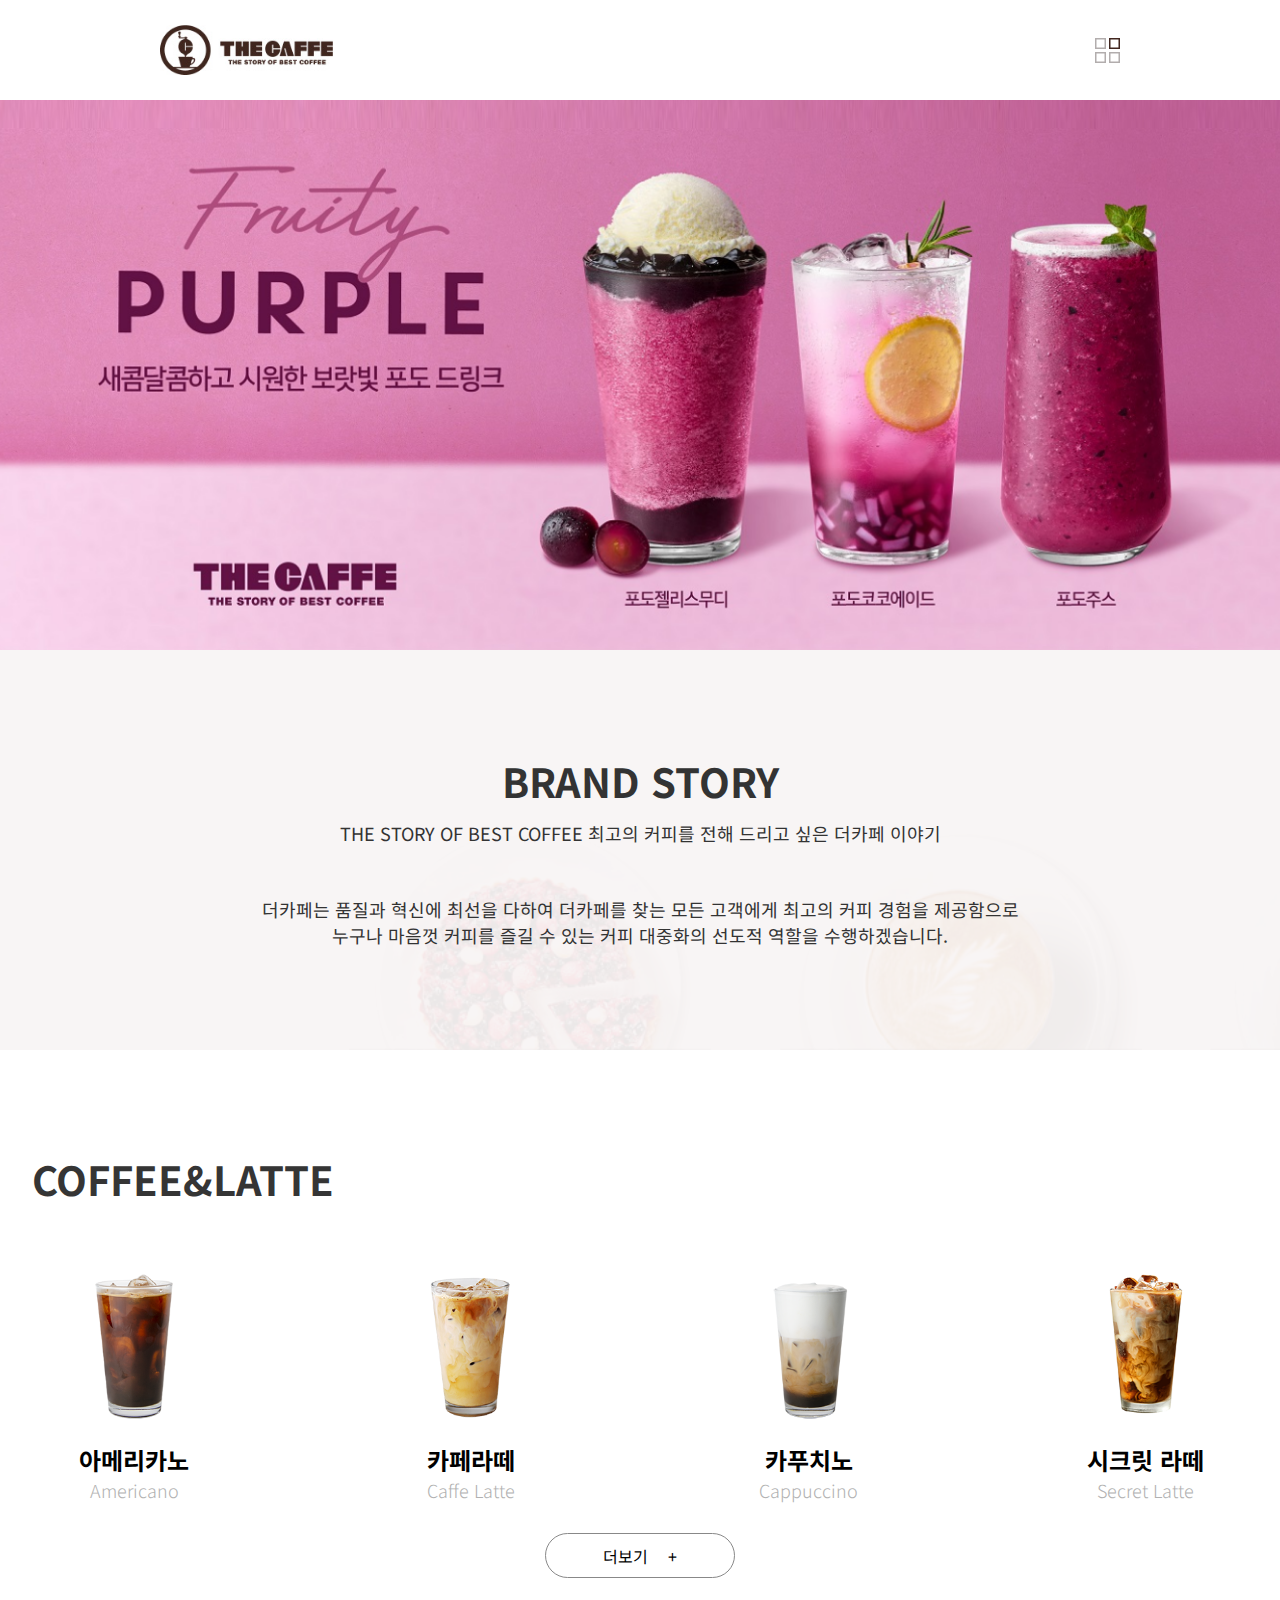
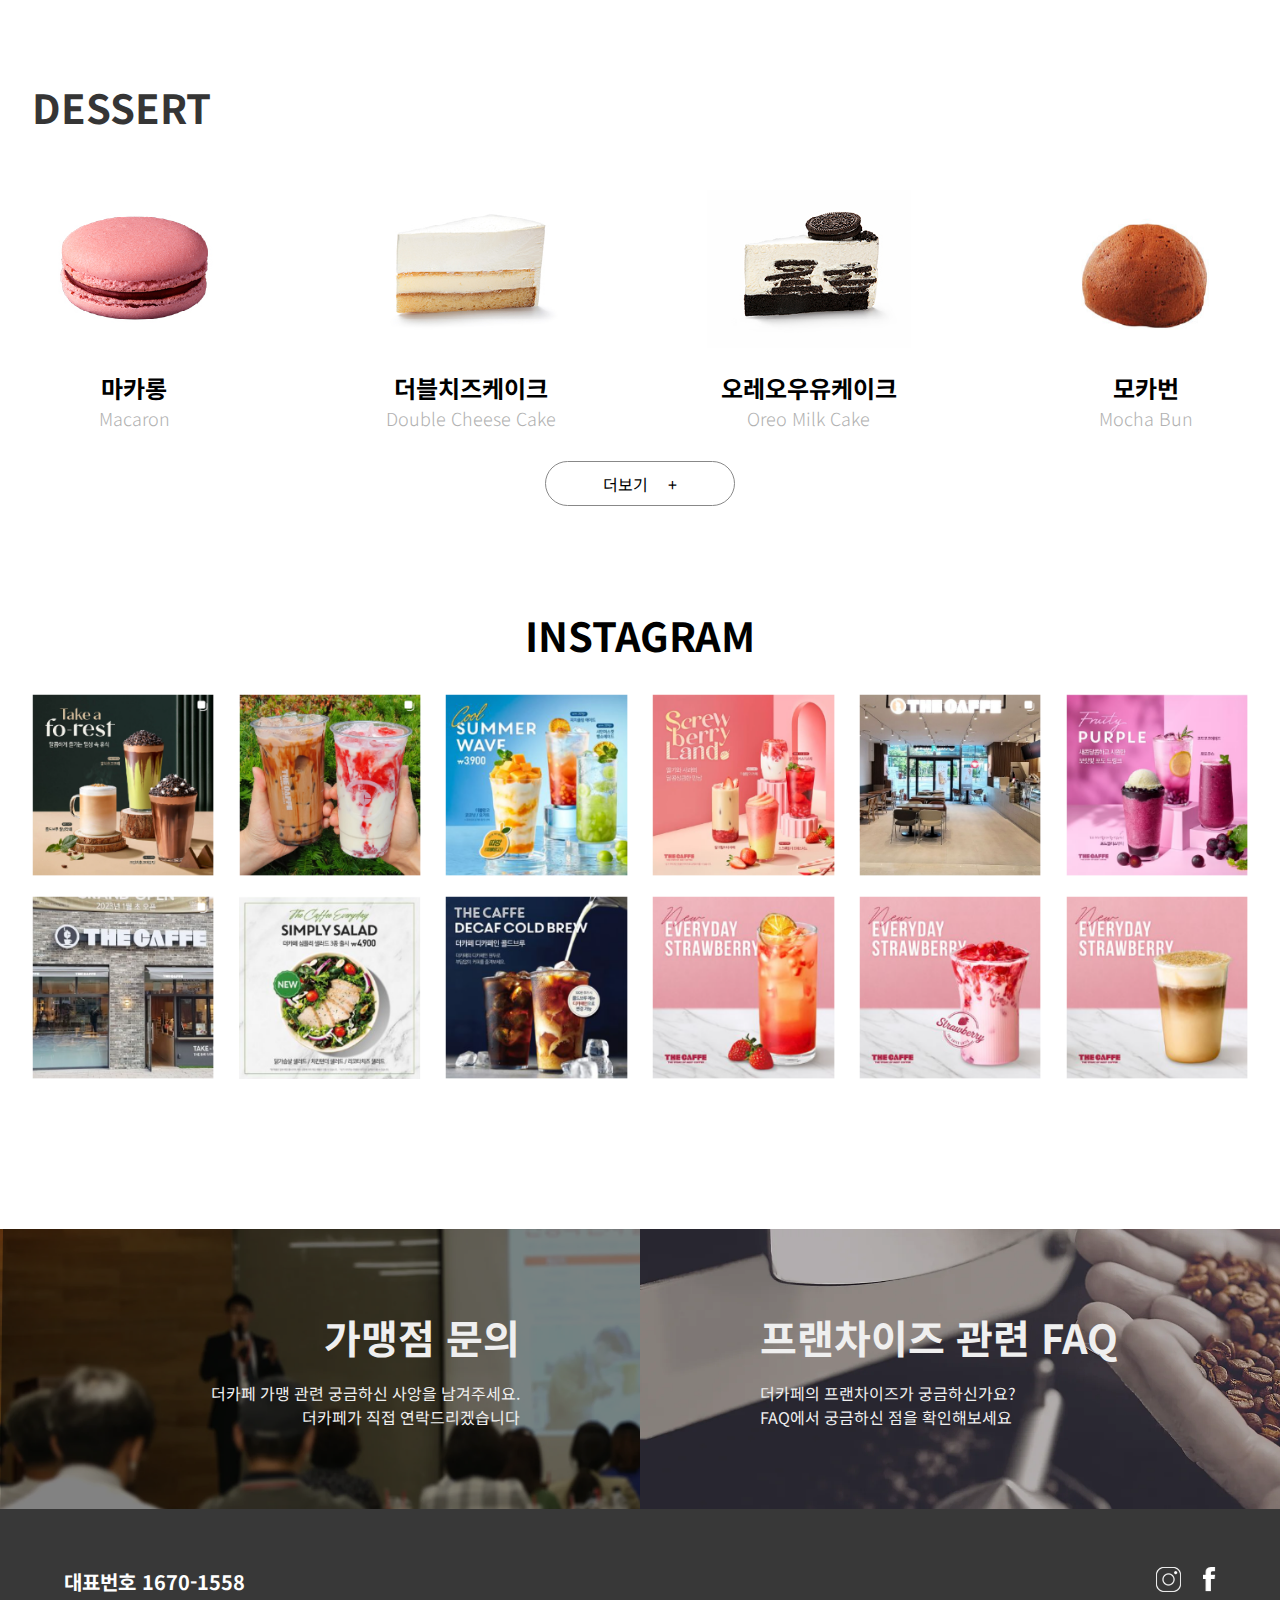
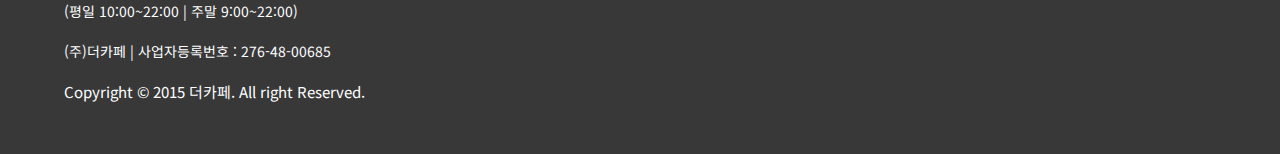
<file: index.html>
<!DOCTYPE html>
<html lang="ko">
<head>
    <meta charset="UTF-8">
    <meta name="viewport" content="width=device-width, initial-scale=1.0">
    <title>더 카페 리뉴얼</title>
    <link rel="preconnect" href="https://fonts.googleapis.com">
    <link rel="preconnect" href="https://fonts.gstatic.com" crossorigin>
    <link href="https://fonts.googleapis.com/css2?family=Montserrat:wght@100;200;300;400;500;600;700;800;900&family=Noto+Sans+KR:wght@100;300;400;500;700;900&display=swap" rel="stylesheet">

    <link rel="stylesheet" href="css/common.css">
    <link rel="stylesheet" href="css/reset.css">
    <link rel="stylesheet" href="css/style.css">

</head>
<body>
    <div class="wrap">
        <header>
            <div id="in_header">
                <div id="logo">
                    <a href="#"><img src="img/logo.png" alt="로고"></a>
                </div>
                <ul id="menu">
                    <li><a href="#">더카페 스토리</a></li>
                    <li><a href="#">창업안내</a></li>
                    <li><a href="submenu/season/menu_1.html">더카페 메뉴</a></li>
                    <li><a href="#">매장안내</a></li>
                </ul>
                <div id="side">
                    <a href="#"><img src="img/side.png" alt="메뉴버튼"></a>
                </div>
            </div>
        </header>
        <!-- header end -->
        <section id="section_1"></section>
        <!-- section_1 end -->

        <section id="section_2">
            <div id="text_box">
                <h1>BRAND STORY</h1>
                <p>THE STORY OF BEST COFFEE 최고의 커피를 전해 드리고 싶은 더카페 이야기</p>
                <p>더카페는 품질과 혁신에 최선을 다하여 더카페를 찾는 모든 고객에게 최고의 커피 경험을 제공함으로</br>
                    누구나 마음껏 커피를 즐길 수 있는 커피 대중화의 선도적 역할을 수행하겠습니다.</p>
            </div> 
            
            <div id="text_box_m">
                <h1>BRAND STORY</h1>
                    <p>THE STORY OF BEST COFFEE</br>
                        최고의 커피를 전해 드리고 싶은 더카페 이야기</p>
                    <p>더카페는 품질과 혁신에 최선을 다하여 더카페를 찾는</br>
                        모든 고객에게 최고의 커피 경험을 제공함으로누구나 마음껏</br>
                         커피를 즐길 수 있는 커피 대중화의 선도적</br>
                          역할을 수행하겠습니다.</p>
            </div>
        </section>
        <!-- section_2 end -->

        <section id="section_3">
            <div id="coffee">
                <h1>COFFEE&LATTE</h1>
                <div class="container">

                    <div class="con">
                        <div id="img_1" class="img_box"><img src="img/Americano.png" alt="아메리카노"></div>
                        <h2>아메리카노</h2>
                        <p>Americano</p>
                    </div>

                    <div class="con">
                        <div id="img_2" class="img_box"><img src="img/Caffe Latte.png" alt="카페라떼"></div>
                        <h2>카페라떼</h2>
                        <p>Caffe Latte</p>
                    </div>

                    <div class="con">
                        <div id="img_3" class="img_box"><img src="img/Cappuccino.png" alt="카푸치노"></div>
                        <h2>카푸치노</h2>
                        <p>Cappuccino</p>
                    </div>

                    <div class="con">
                        <div id="img_4" class="img_box"><img src="img/Secret Latte.png" alt="시크릿 라떼"></div>
                        <h2>시크릿 라떼</h2>
                        <p>Secret Latte</p>
                    </div>
                  
                </div>
                <div class="btn">더보기 <span>+</span></div>
            </div>

            <div id="coffee_m">
                <h1>COFFEE&LATTE</h1>
                <div id="con">
                    <div id="up">
                        <div class="img_up">
                            <img src="img/500/Americano.png" alt="아메리카노">
                            <h1>아메리카노</h1>
                            <p>Americano</p>
                        </div>
                        <div class="img_up">
                            <img src="img/500/Caffe Latte.png" alt="카페라떼">
                            <h1>카페라떼</h1>
                            <p>Caffe Latte</p>
                        </div>
                    </div>
                    <div id="down">
                        <div class="img_down">
                            <img src="img/500/Cappuccino.png" alt="카푸치노">
                            <h1>카푸치노</h1>
                            <p>Cappuccino</p>
                        </div>
                        <div class="img_down">
                            <img src="img/500/Secret Latte.png" alt="시크릿 라떼">
                            <h1>시크릿 라떼</h1>
                            <p>Secret Latte</p>
                        </div>
                    </div>
                </div>
                <div class="btn">더보기 <span>+</span></div>
            </div>
        </section>
        <!-- section_3 end -->

        <section id="section_4">

            <div id="dessert">
                <h1>DESSERT</h1>
                <div class="container">

                    <div class="con">
                        <div id="img_1" class="img_box"><img src="img/Macaron.png" alt="마카롱"></div>
                        <h2>마카롱</h2>
                        <p>Macaron</p>
                    </div>

                    <div class="con">
                        <div id="img_2" class="img_box"><img src="img/Double Cheese Cake.png" alt="더블치즈케이크"></div>
                        <h2>더블치즈케이크</h2>
                        <p>Double Cheese Cake</p>
                    </div>

                    <div class="con">
                        <div id="img_3" class="img_box"><img src="img/Oreo Milk Cake.png" alt="오레오우유케이크"></div>
                        <h2>오레오우유케이크</h2>
                        <p>Oreo Milk Cake</p>
                    </div>

                    <div class="con">
                        <div id="img_4" class="img_box"><img src="img/Mocha Bun.png" alt="모카번"></div>
                        <h2>모카번</h2>
                        <p>Mocha Bun</p>
                    </div>
                                 
                </div>
                <div class="btn">더보기 <span>+</span></div>
            </div>

            <div id="dessert_m">
                <h1>DESSERT</h1>
                <div id="con">
                    <div id="up">
                        <div class="img_up">
                            <img src="img/500/Macaron.png" alt="마카롱">
                            <h1>마카롱</h1>
                            <p>Macaron</p>
                        </div>
                        <div class="img_up">
                            <img src="img/500/Double Cheese Cake.png" alt="더블치즈케이크">
                            <h1>더블 치즈 케이크</h1>
                            <p>Double Cheese Cake</p>
                        </div>
                    </div>
                    <div id="down">
                        <div class="img_down">
                            <img src="img/500/Oreo Milk Cake.png" alt="오레오우유케이크">
                            <h1>오레오 우유 케이크</h1>
                            <p>Oreo Milk Cake</p>
                        </div>
                        <div class="img_down">
                            <img src="img/500/Mocha Bun.png" alt="모카빵">
                            <h1>모카번</h1>
                            <p>Mocha Bun</p>
                        </div>
                    </div>
                </div>
                <div class="btn">더보기 <span>+</span></div>
            </div>
                
        </section>
        <!-- section_4 end -->

        <section id="section_5">
            <div id="container_box">
                <h1>INSTAGRAM</h1>
                <div class="container_sns">
                    <div class="container_sns1">
                        <div id="sns_1" class="sns"><img src="img/sns_1.png" alt="1"></div>
                        <div id="sns_2" class="sns"><img src="img/sns_2.png" alt="2"></div>
                        <div id="sns_3" class="sns"><img src="img/sns_3.png" alt="3"></div>
                        <div id="sns_4" class="sns"><img src="img/sns_4.png" alt="4"></div>
                        <div id="sns_5" class="sns"><img src="img/sns_5.png" alt="5"></div>
                        <div id="sns_6" class="sns"><img src="img/sns_6.png" alt="6"></div>
                    </div>
                    <div class="container_sns2">
                        <div id="sns_7" class="sns"><img src="img/sns_7.png" alt="7"></div>
                        <div id="sns_8" class="sns"><img src="img/sns_8.png" alt="8"></div>
                        <div id="sns_9" class="sns"><img src="img/sns_9.png" alt="9"></div>
                        <div id="sns_10" class="sns"><img src="img/sns_10.png" alt="10"></div>
                        <div id="sns_11" class="sns"><img src="img/sns_11.png" alt="11"></div>
                        <div id="sns_12" class="sns"><img src="img/sns_12.png" alt="12"></div>
                    </div>
                </div>
            </div>    
            
            <div id="container_box_m">
                <h1>INSTAGRAM</h1>
                <div class="m_sns">
                    <div id="sns_1" class="msns"><img src="img/500/sns_1.png" alt="1"></div>
                    <div id="sns_2" class="msns"><img src="img/500/sns_2.png" alt="2"></div>   
                </div>

                <div class="m_sns">
                    <div id="sns_4" class="msns"><img src="img/500/sns_4.png" alt="4"></div>
                    <div id="sns_5" class="msns"><img src="img/500/sns_5.png" alt="5"></div>
                </div>

                <div class="m_sns">
                    <div id="sns_7" class="msns"><img src="img/500/sns_7.png" alt="7"></div>
                    <div id="sns_8" class="msns"><img src="img/500/sns_8.png" alt="8"></div>
                </div>

                <div class="m_sns">
                    <div id="sns_10" class="msns"><img src="img/500/sns_10.png" alt="10"></div>
                    <div id="sns_11" class="msns"><img src="img/500/sns_11.png" alt="11"></div>
                </div>

            </div>
        </section>
        <!-- section_5 end -->

        <section id="section_6">
            <div id="promotion">
                <div id="left">
                    <div id="text_box1"> 
                        <h1>가맹점 문의</h1>
                        <p>더카페 가맹 관련 궁금하신 사앙을 남겨주세요.</br>
                            더카페가 직접 연락드리겠습니다</p>
                    </div> 
                </div>
                <div id="right">
                    <div id="text_box2">
                        <h1>프랜차이즈 관련 FAQ</h1>
                        <p>더카페의 프랜차이즈가 궁금하신가요?</br>
                            FAQ에서 궁금하신 점을 확인해보세요</p>
                    </div>
                </div>
            </div>
            
            <div id="promotion_m">
                <div id="up">
                    <div id="text_box1"> 
                        <h1>가맹점 문의</h1>
                        <p>더카페 가맹 관련 궁금하신 사앙을 남겨주세요.</br>
                            더카페가 직접 연락드리겠습니다</p>
                    </div>
                </div>
                <div id="down">
                    <div id="text_box2">
                        <h1>프랜차이즈 관련 FAQ</h1>
                        <p>더카페의 프랜차이즈가 궁금하신가요?</br>
                            FAQ에서 궁금하신 점을 확인해보세요</p>
                    </div>
                </div>
            </div>
        </section>
        <!-- section_6 end -->

        <footer>
            
                <div id="footer_left">
                <div id="footer_text"> 
                        <h1>대표번호 1670-1558</h1>
                        <p>(평일 10:00~22:00 | 주말 9:00~22:00)</p>
                        <p>(주)더카페 | 사업자등록번호 : 276-48-00685</p>
                        <p>Copyright © 2015 더카페. All right Reserved.</p>
                    </div>
                </div>
                <div id="footer_right">
                    <div id="footer_icon">
                        <div id="ins"><img src="img/ins.png" alt="인스타"></div>
                        <div id="face"><img src="img/face.png" alt="페이스북"></div>
                    </div>
                </div>
    
        </footer>

        <div id="footer_m">
            <div id="footer_inbox">
                <div id="footer_up">
                    <div id="up_icon">
                        <div id="ins"><img src="img/ins.png" alt="인스타"></div>
                        <div id="face"><img src="img/face.png" alt="페이스북"></div>
                    </div>
                </div>
                <div id="footer_down">
                    <div id="down_text"> 
                        <h1>대표번호 1670-1558</h1>
                        <p>(평일 10:00~22:00 | 주말 9:00~22:00)</p>
                        <p>(주)더카페 | 사업자등록번호 : 276-48-00685</p>
                        <p>Copyright © 2015 더카페. All right Reserved.</p>
                    </div>
                </div>
            </div>
        </div>
        <!-- footer end -->
    </div>
</body>
</html>
</file>
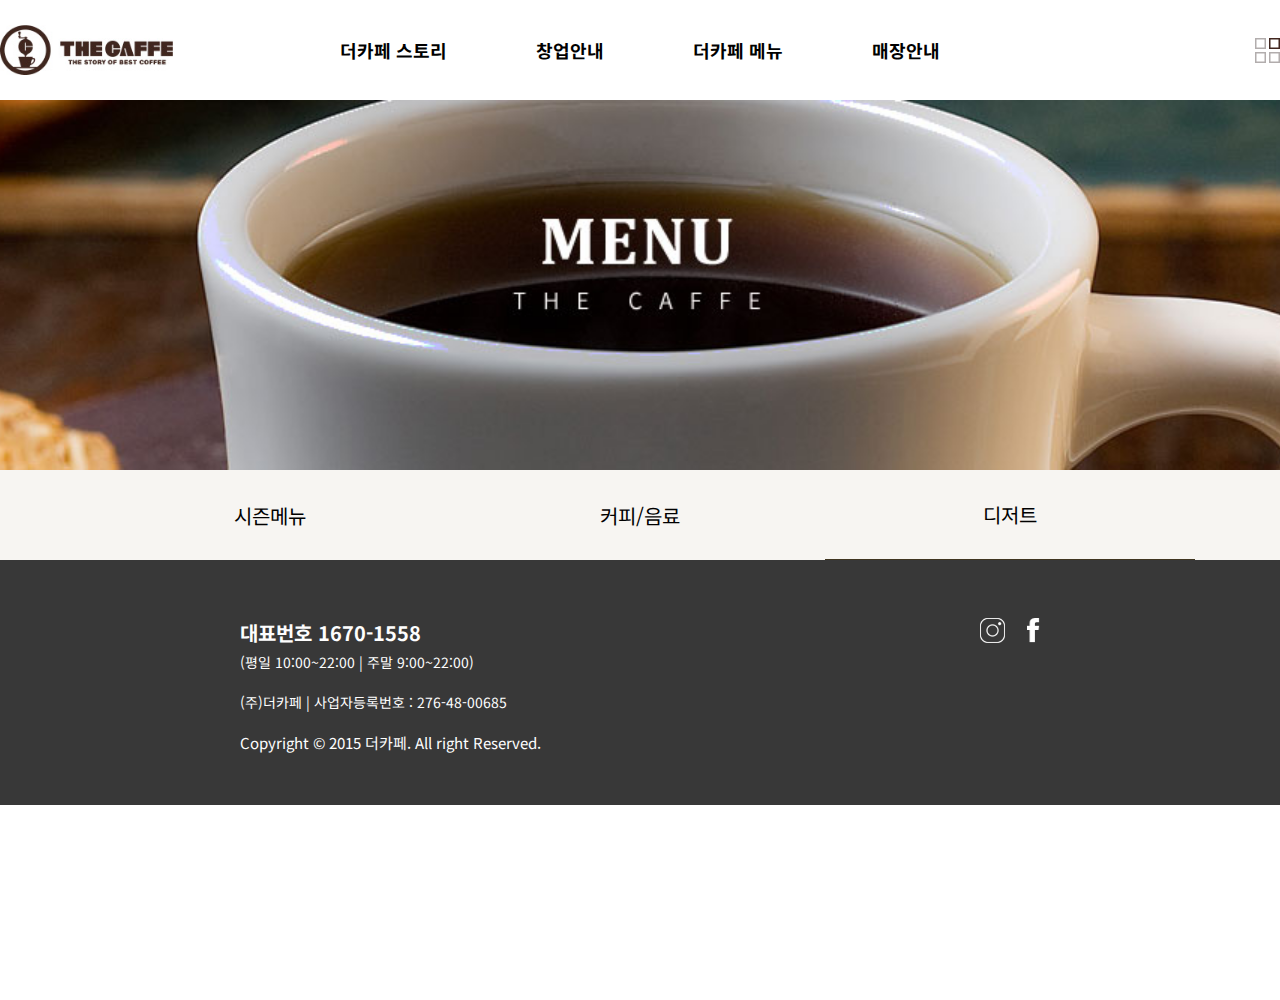
<file: submenu/dessert/menu_3.html>
<!DOCTYPE html>
<html lang="ko">
<head>
    <meta charset="UTF-8">
    <meta name="viewport" content="width=device-width, initial-scale=1.0">
    <title>시즌메뉴</title>
    <link rel="preconnect" href="https://fonts.googleapis.com">
    <link rel="preconnect" href="https://fonts.gstatic.com" crossorigin>
    <link href="https://fonts.googleapis.com/css2?family=Montserrat:wght@100;200;300;400;500;600;700;800;900&family=Noto+Sans+KR:wght@100;300;400;500;700;900&display=swap" rel="stylesheet">
    <link rel="stylesheet" href="https://cdn.jsdelivr.net/npm/swiper@10/swiper-bundle.min.css" />

    <link rel="stylesheet" href="css/common.css">
    <link rel="stylesheet" href="css/reset.css">
    <link rel="stylesheet" href="css/style.css">
</head>
<body>
    <div class="wrap">
        <header>
            <div id="in_header">
                <div id="logo">
                    <a href="../../index.html"><img src="img/logo.png" alt="로고"></a>
                </div>
                <ul id="menu">
                    <li><a href="#">더카페 스토리</a></li>
                    <li><a href="#">창업안내</a></li>
                    <li><a href="#">더카페 메뉴</a></li>
                    <li><a href="#">매장안내</a></li>
                </ul>
                <div id="side">
                    <a href="#"><img src="img/side.png" alt="메뉴버튼"></a>
                </div>
            </div>
        </header>

        <!-- header end -->


        <section id="section_1"></section>

        <section id="section_2">
            <ul>
                <li><a href="menu_1.html">시즌메뉴</a></li>
                <li><a href="#">커피/음료</a></li>
                <li id="st"><a href="#">디저트</a></li>
            </ul>
        </section>


        <footer>
            
            <div id="footer_left">
            <div id="footer_text"> 
                    <h1>대표번호 1670-1558</h1>
                    <p>(평일 10:00~22:00 | 주말 9:00~22:00)</p>
                    <p>(주)더카페 | 사업자등록번호 : 276-48-00685</p>
                    <p>Copyright © 2015 더카페. All right Reserved.</p>
                </div>
            </div>
            <div id="footer_right">
                <div id="footer_icon">
                    <div id="ins"><img src="img/ins.png" alt="인스타"></div>
                    <div id="face"><img src="img/face.png" alt="페이스북"></div>
                </div>
            </div>

         </footer>

    <!-- <div id="footer_m">
        <div id="footer_inbox">
            <div id="footer_up">
                <div id="up_icon">
                    <div id="ins"><img src="img/ins.png" alt="인스타"></div>
                    <div id="face"><img src="img/face.png" alt="페이스북"></div>
                </div>
            </div>
            <div id="footer_down">
                <div id="down_text"> 
                    <h1>대표번호 1670-1558</h1>
                    <p>(평일 10:00~22:00 | 주말 9:00~22:00)</p>
                    <p>(주)더카페 | 사업자등록번호 : 276-48-00685</p>
                    <p>Copyright © 2015 더카페. All right Reserved.</p>
                </div>
            </div>
        </div>
    </div> -->

    <!-- footer end -->


    </div>


</body>
</html>
</file>
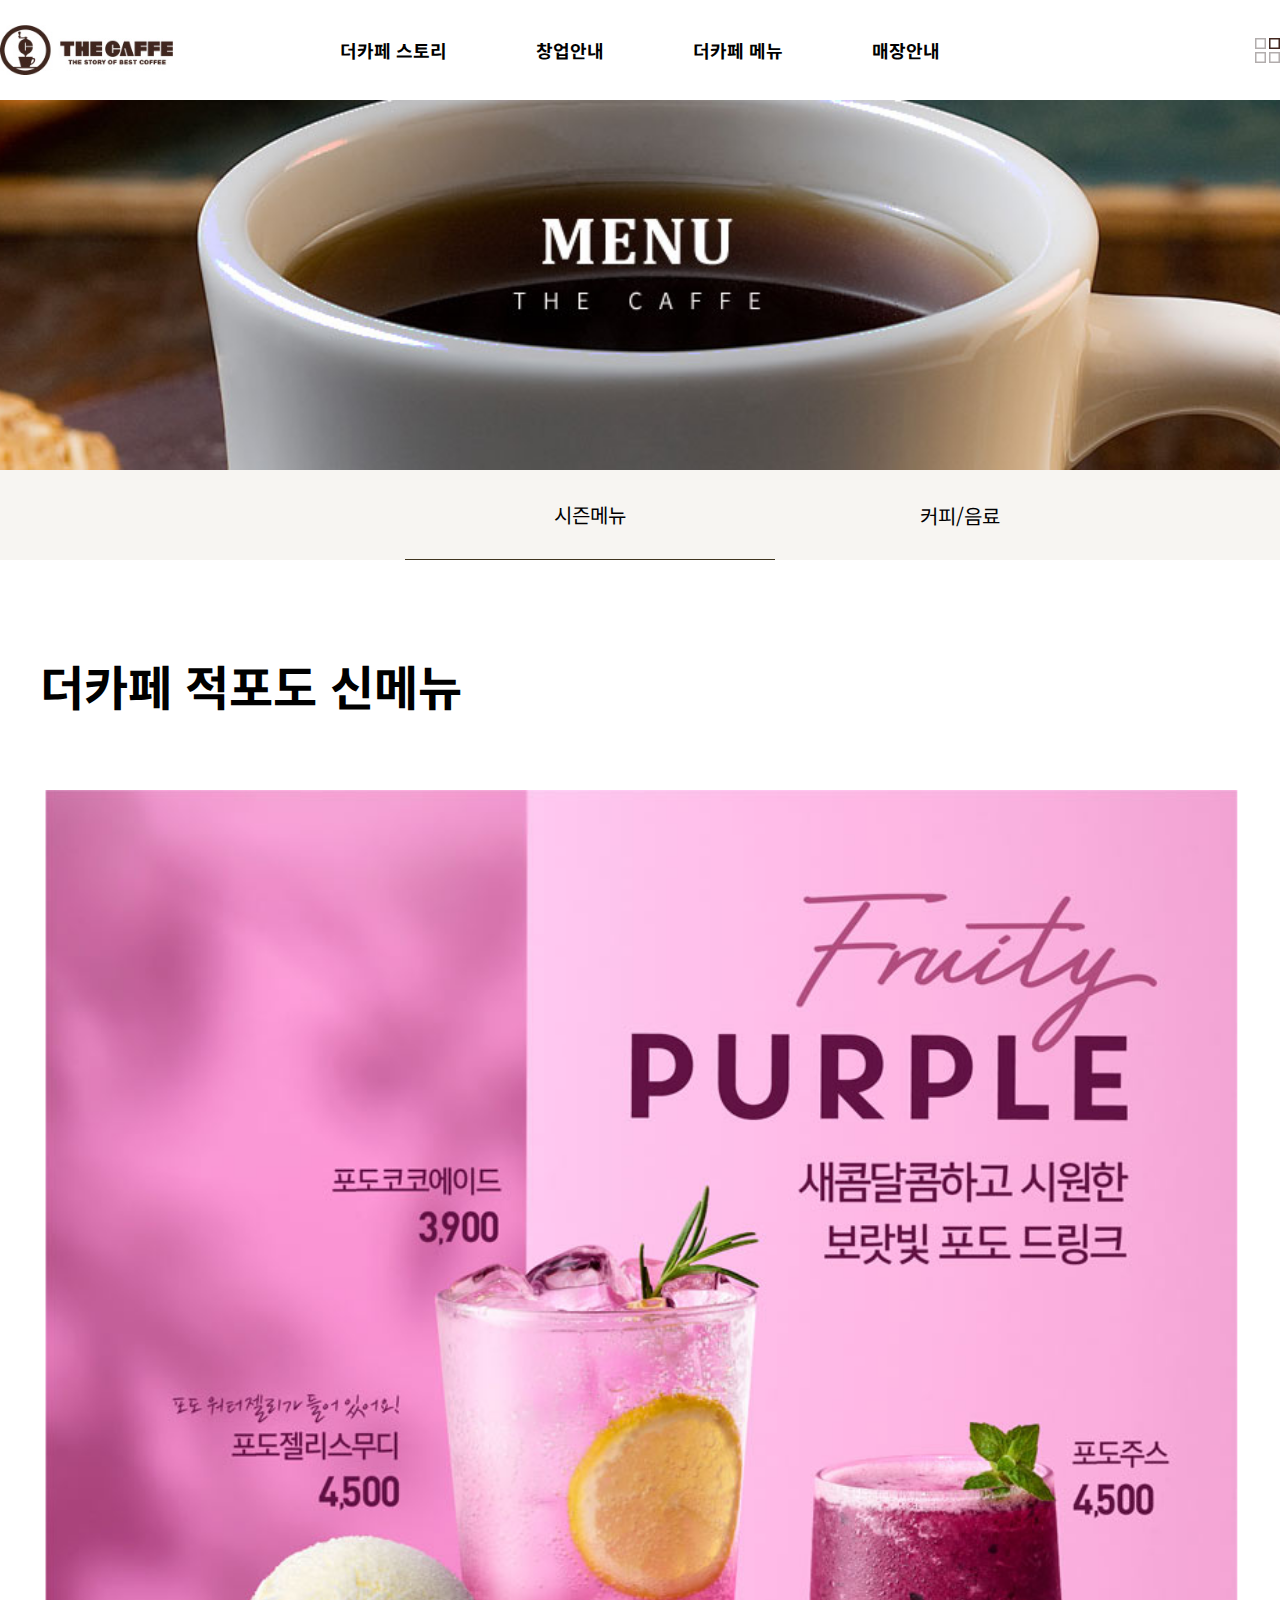
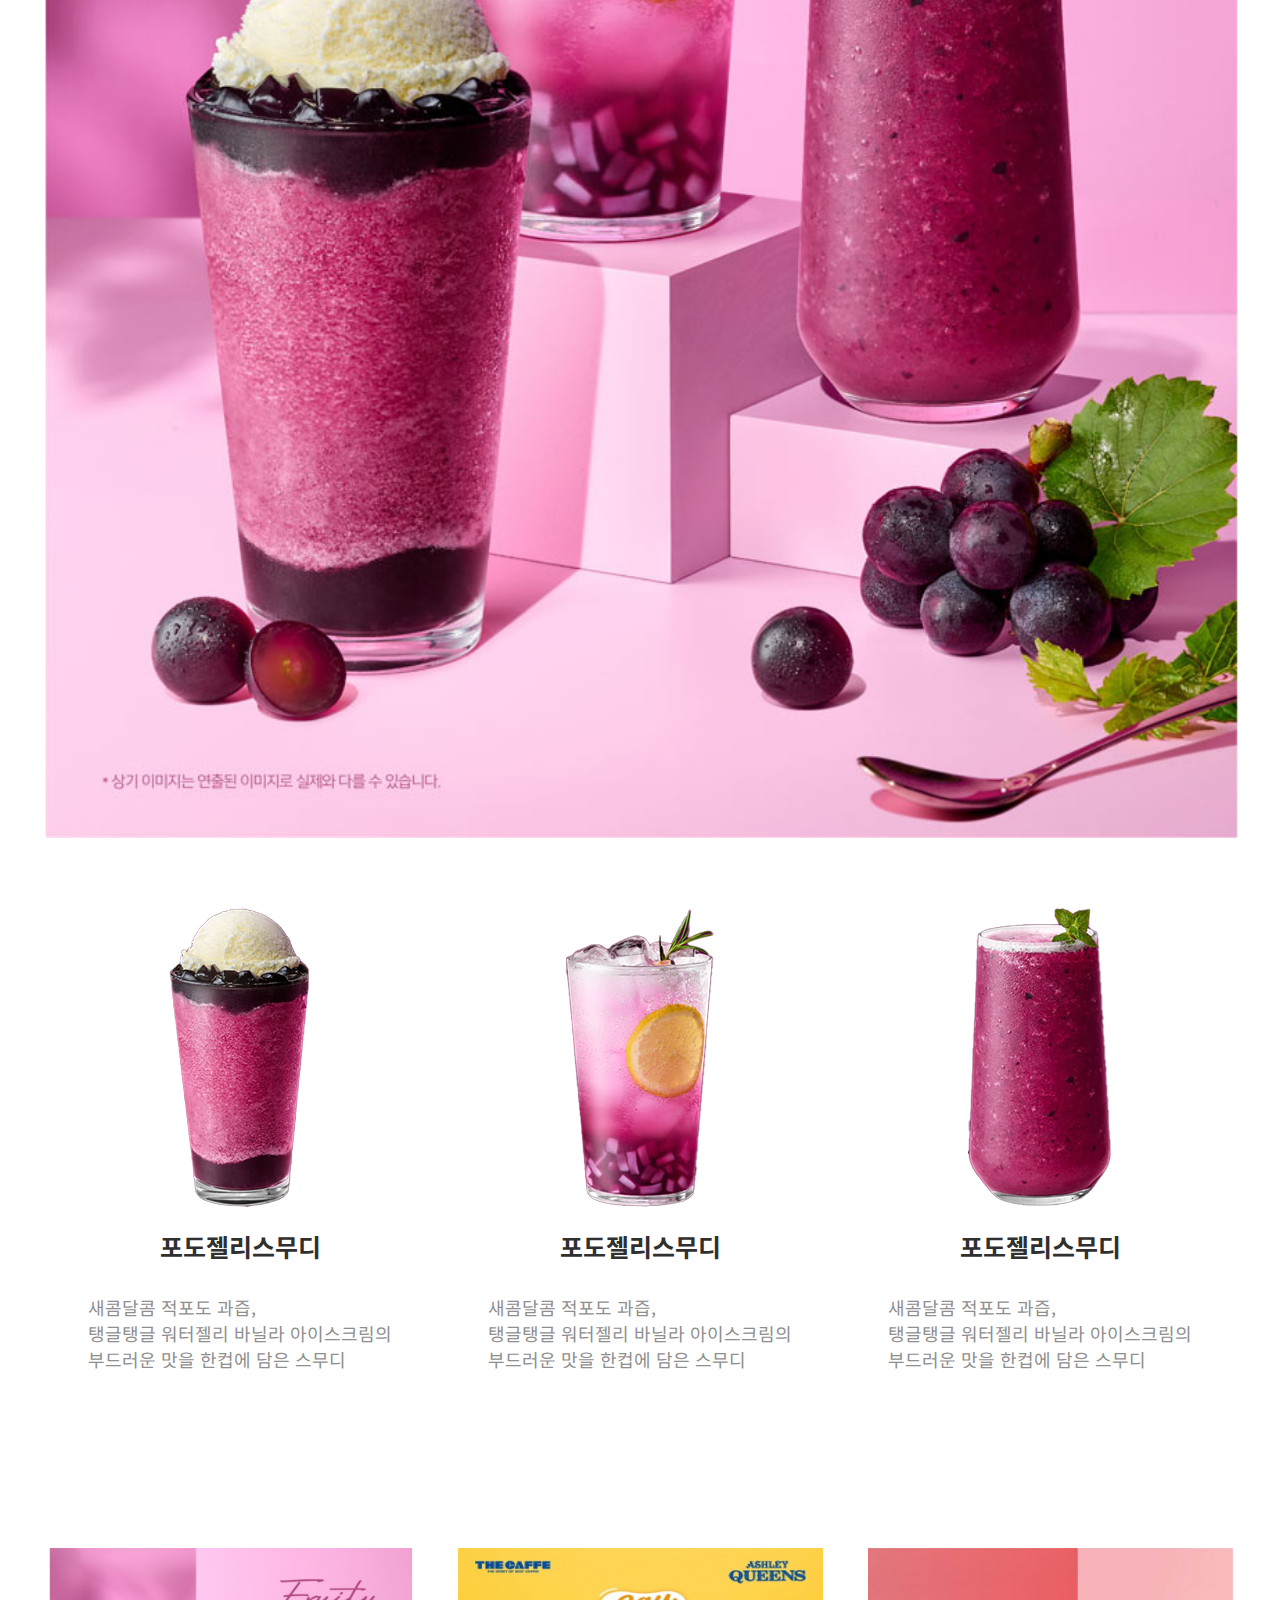
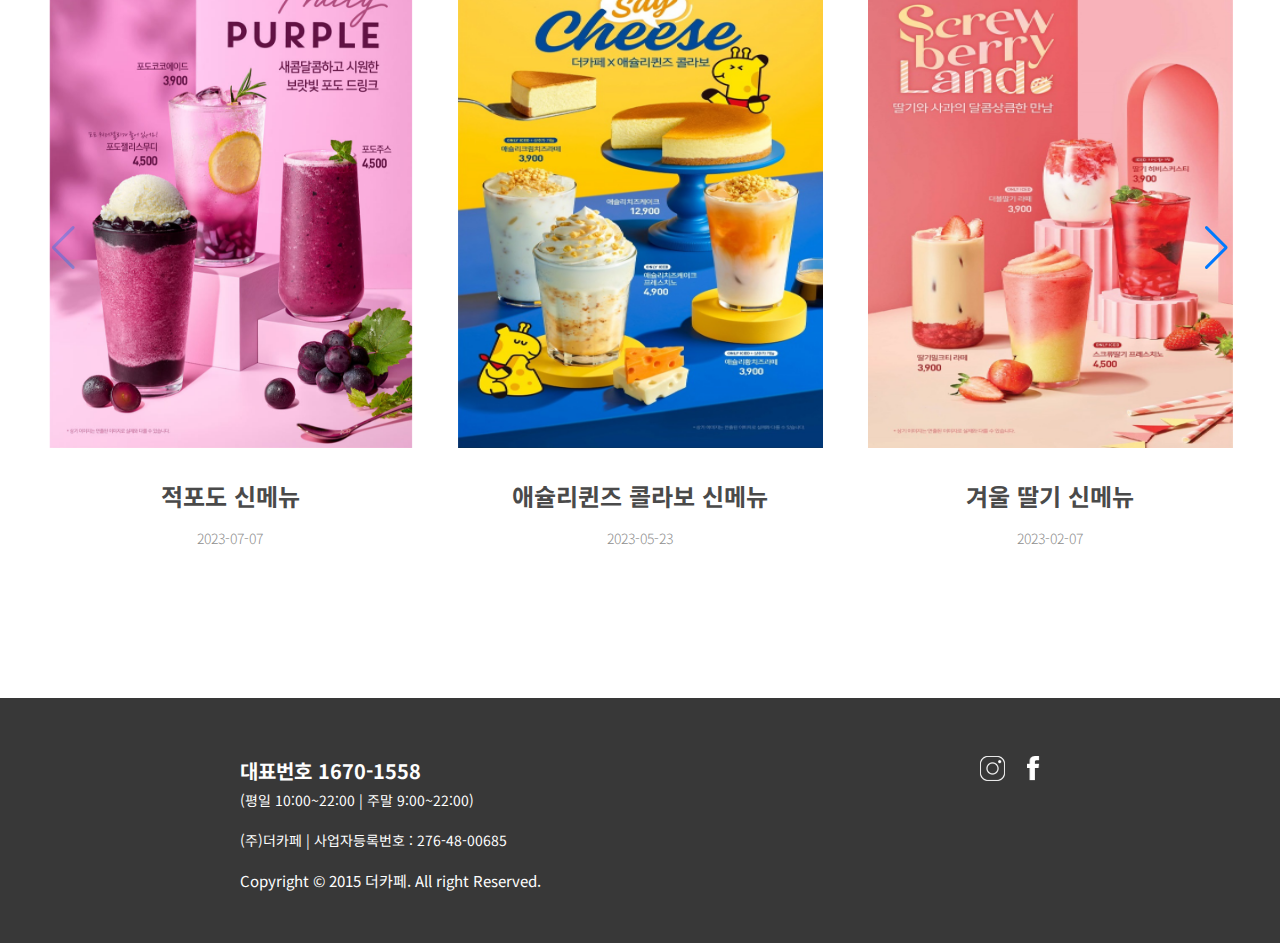
<file: submenu/menu/menu_1.html>
<!DOCTYPE html>
<html lang="ko">
<head>
    <meta charset="UTF-8">
    <meta name="viewport" content="width=device-width, initial-scale=1.0">
    <title>시즌메뉴</title>
    <link rel="preconnect" href="https://fonts.googleapis.com">
    <link rel="preconnect" href="https://fonts.gstatic.com" crossorigin>
    <link href="https://fonts.googleapis.com/css2?family=Montserrat:wght@100;200;300;400;500;600;700;800;900&family=Noto+Sans+KR:wght@100;300;400;500;700;900&display=swap" rel="stylesheet">
    <link rel="stylesheet" href="https://cdn.jsdelivr.net/npm/swiper@10/swiper-bundle.min.css" />

    <link rel="stylesheet" href="css/common.css">
    <link rel="stylesheet" href="css/reset.css">
    <link rel="stylesheet" href="css/style.css">
</head>
<body>
    <div class="wrap">
        <header>
            <div id="in_header">
                <div id="logo">
                    <a href="../../index.html"><img src="img/logo.png" alt="로고"></a>
                </div>
                <ul id="menu">
                    <li><a href="#">더카페 스토리</a></li>
                    <li><a href="#">창업안내</a></li>
                    <li><a href="#">더카페 메뉴</a></li>
                    <li><a href="#">매장안내</a></li>
                </ul>
                <div id="side">
                    <a href="#"><img src="img/side.png" alt="메뉴버튼"></a>
                </div>
            </div>
        </header>

        <!-- header end -->


        <section id="section_1"></section>

        <section id="section_2">
            <ul>
                <li id="st"><a href="#">시즌메뉴</a></li>
                <li><a href="#">커피/음료</a></li>
                <li><a href="#">디저트</a></li>
            </ul>
        </section>


        <section id="section_4">
            <p id="title">더카페 적포도 신메뉴</p>
            <div id="container">
                <img src="img/마스크 그룹 52.png" alt="시즌메뉴 적포도">
                <div id="con_box">

                    <div id="con_1" class="con">
                        <img src="img/포토젤리스무디.png" alt="">
                        <h1>포도젤리스무디</h1>
                        <p>새콤달콤 적포도 과즙,</br>
                            탱글탱글 워터젤리 바닐라 아이스크림의</br>
                            부드러운 맛을 한컵에 담은 스무디
                        </p>
                    </div>

                    <div id="con_2" class="con">
                        <img src="img/포도코코에이드.png" alt="">
                        <h1>포도젤리스무디</h1>
                        <p>새콤달콤 적포도 과즙,</br>
                            탱글탱글 워터젤리 바닐라 아이스크림의</br>
                            부드러운 맛을 한컵에 담은 스무디
                        </p>
                    </div>

                    <div id="con_3" class="con">
                        <img src="img/포도쥬스.png" alt="">
                        <h1>포도젤리스무디</h1>
                        <p>새콤달콤 적포도 과즙,</br>
                            탱글탱글 워터젤리 바닐라 아이스크림의</br>
                            부드러운 맛을 한컵에 담은 스무디
                        </p>
                    </div>

                </div>
            </div>
        </section>

          <!-- Swiper -->
  <div class="swiper mySwiper">
    <div class="swiper-wrapper">
      <div class="swiper-slide"><a href="#"><img src="img/1.png" alt="">
    <h1> 적포도 신메뉴 </h1> <p>2023-07-07</p></a></div>
      <div class="swiper-slide"><a href="#"><img src="img/2.png" alt="">
        <h1> 애슐리퀸즈 콜라보 신메뉴 </h1> <p>2023-05-23</p></a></div>
      <div class="swiper-slide"><a href="#"><img src="img/3.png" alt="">
        <h1> 겨울 딸기 신메뉴 </h1> <p>2023-02-07</p></a></div>
      <div class="swiper-slide"><a href="#"><img src="img/4.png" alt="">
        <h1> 아침햇살 콜라보 신메뉴 </h1> <p>2022-11-22</p></a></div>
      <div class="swiper-slide"><a href="#"><img src="img/5.png" alt="">
        <h1> 22년 가을 신메뉴 </h1> <p>2022-09-21</p></a></div>
      <div class="swiper-slide"><a href="#"><img src="img/6.png" alt="">
        <h1> 22년 여름 신메뉴 </h1> <p>2022-06-24</p></a></div>
    </div>
    <!-- <div class="swiper-pagination"></div> -->
    <!-- Add Navigation -->
    <div class="swiper-button-prev"></div>
    <div class="swiper-button-next"></div>
  </div>

  <!-- Swiper JS -->
  <script src="https://cdn.jsdelivr.net/npm/swiper@10/swiper-bundle.min.js"></script>

  <!-- Initialize Swiper -->
  <script>
    var swiper = new Swiper(".mySwiper", {
      slidesPerView: 3,
      spaceBetween: 30,
      pagination: {
        el: ".swiper-pagination",
        clickable: true,
      },
      navigation: {
        nextEl: '.swiper-button-next',
        prevEl: '.swiper-button-prev',
      },
    });
    </script>

        <footer>
            
            <div id="footer_left">
            <div id="footer_text"> 
                    <h1>대표번호 1670-1558</h1>
                    <p>(평일 10:00~22:00 | 주말 9:00~22:00)</p>
                    <p>(주)더카페 | 사업자등록번호 : 276-48-00685</p>
                    <p>Copyright © 2015 더카페. All right Reserved.</p>
                </div>
            </div>
            <div id="footer_right">
                <div id="footer_icon">
                    <div id="ins"><img src="img/ins.png" alt="인스타"></div>
                    <div id="face"><img src="img/face.png" alt="페이스북"></div>
                </div>
            </div>

         </footer>

    <!-- <div id="footer_m">
        <div id="footer_inbox">
            <div id="footer_up">
                <div id="up_icon">
                    <div id="ins"><img src="img/ins.png" alt="인스타"></div>
                    <div id="face"><img src="img/face.png" alt="페이스북"></div>
                </div>
            </div>
            <div id="footer_down">
                <div id="down_text"> 
                    <h1>대표번호 1670-1558</h1>
                    <p>(평일 10:00~22:00 | 주말 9:00~22:00)</p>
                    <p>(주)더카페 | 사업자등록번호 : 276-48-00685</p>
                    <p>Copyright © 2015 더카페. All right Reserved.</p>
                </div>
            </div>
        </div>
    </div> -->

    <!-- footer end -->


    </div>


</body>
</html>
</file>
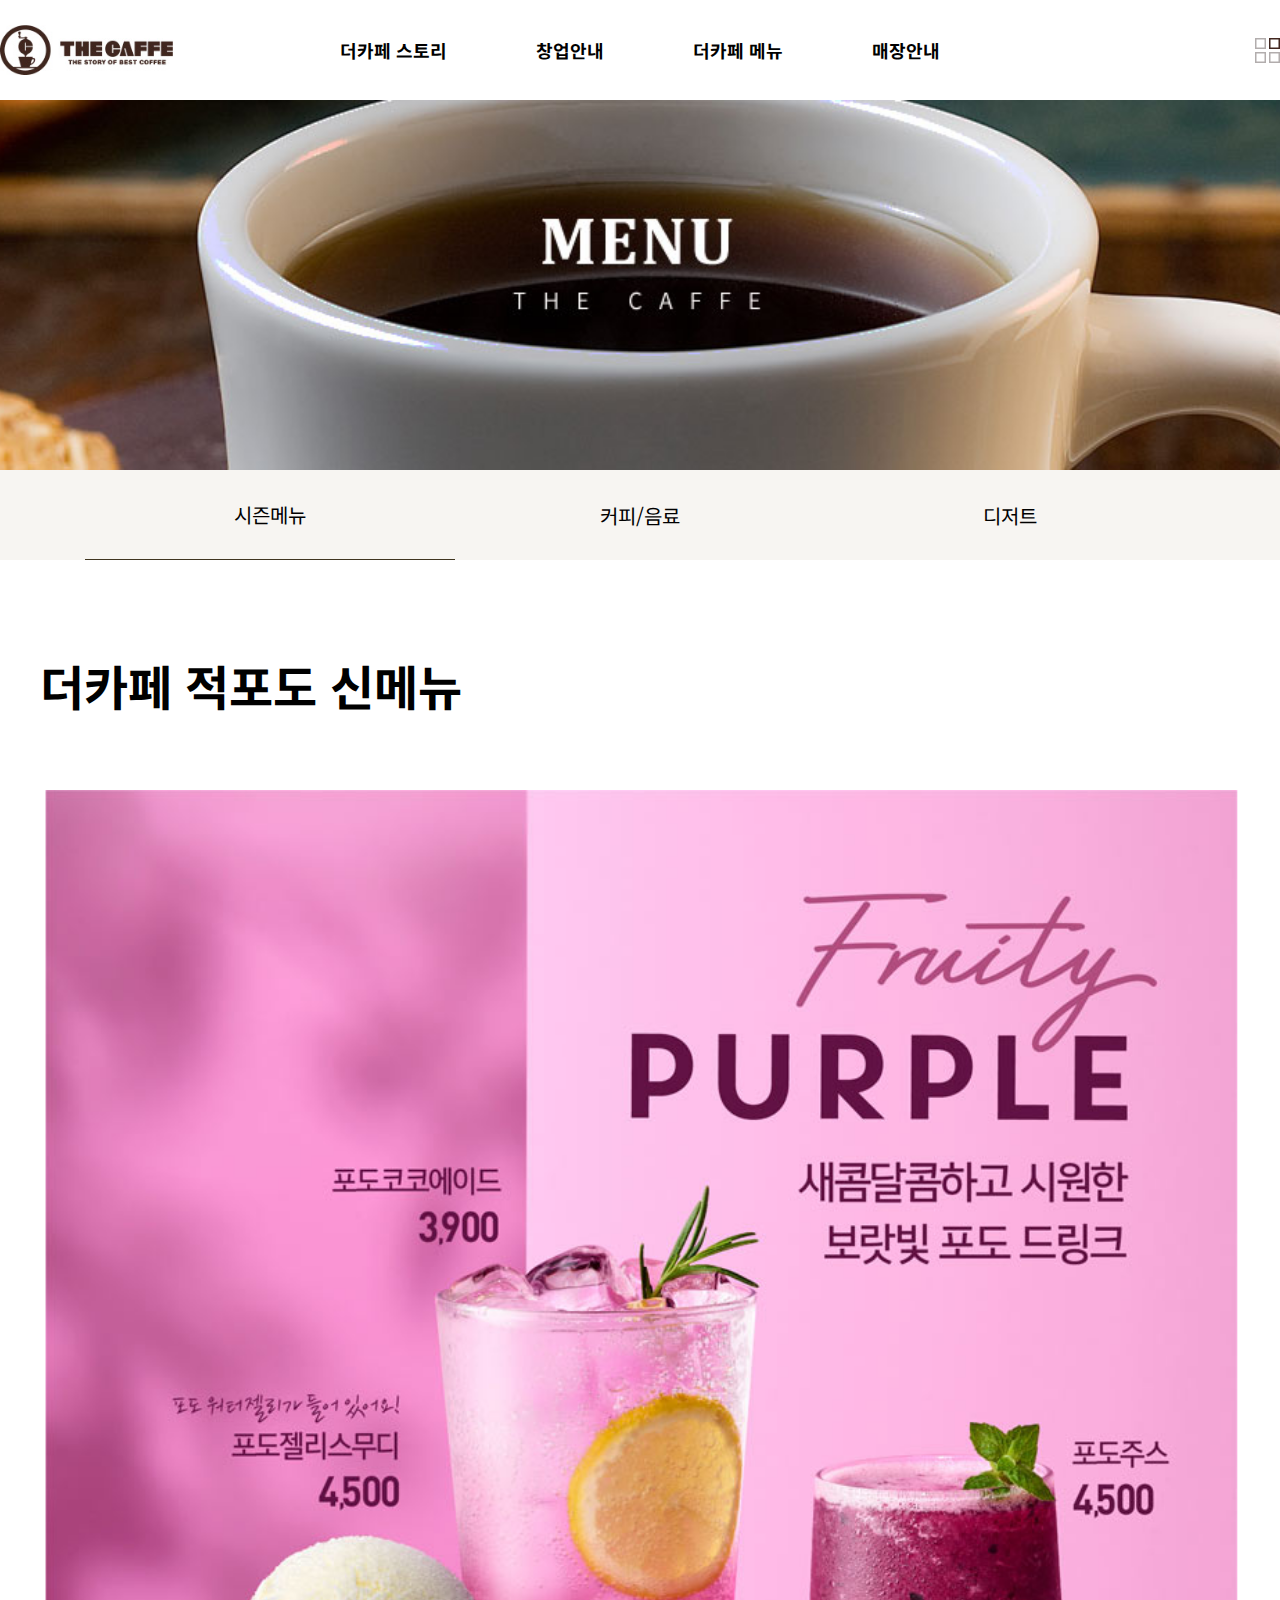
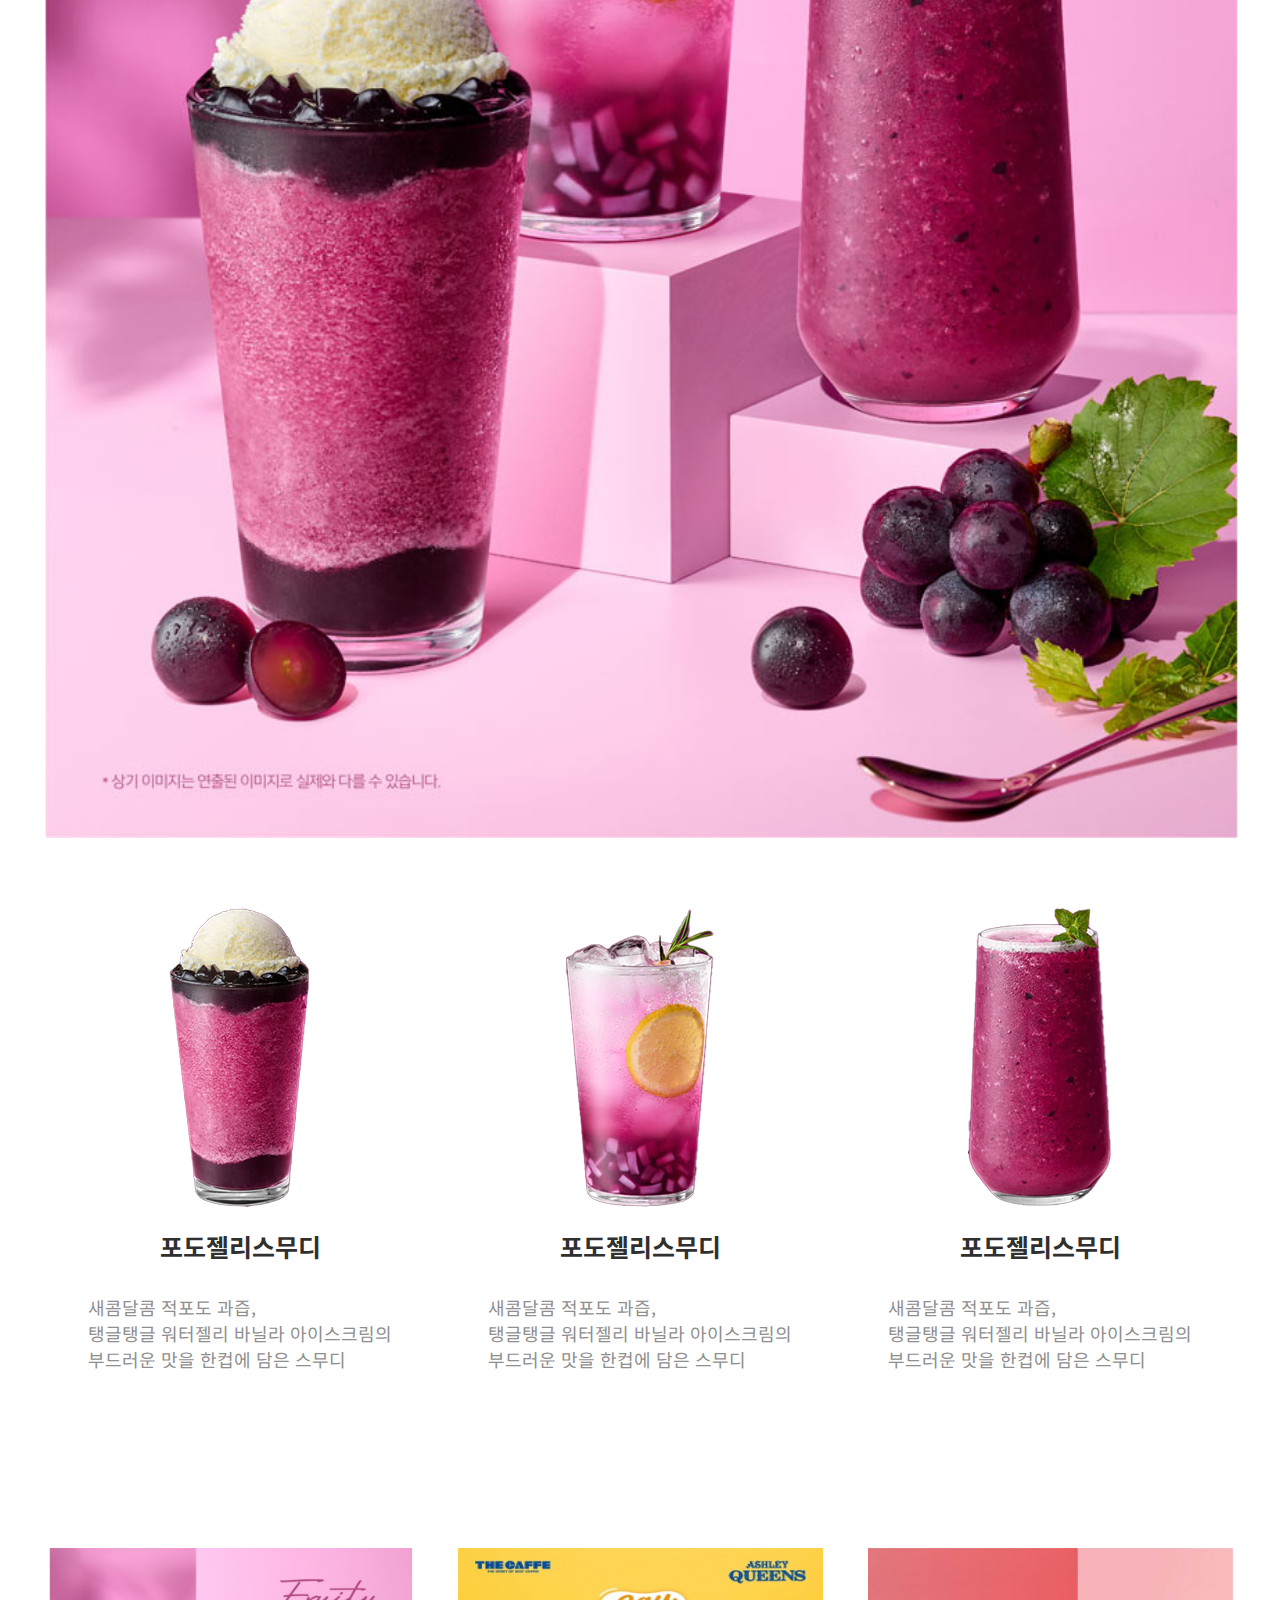
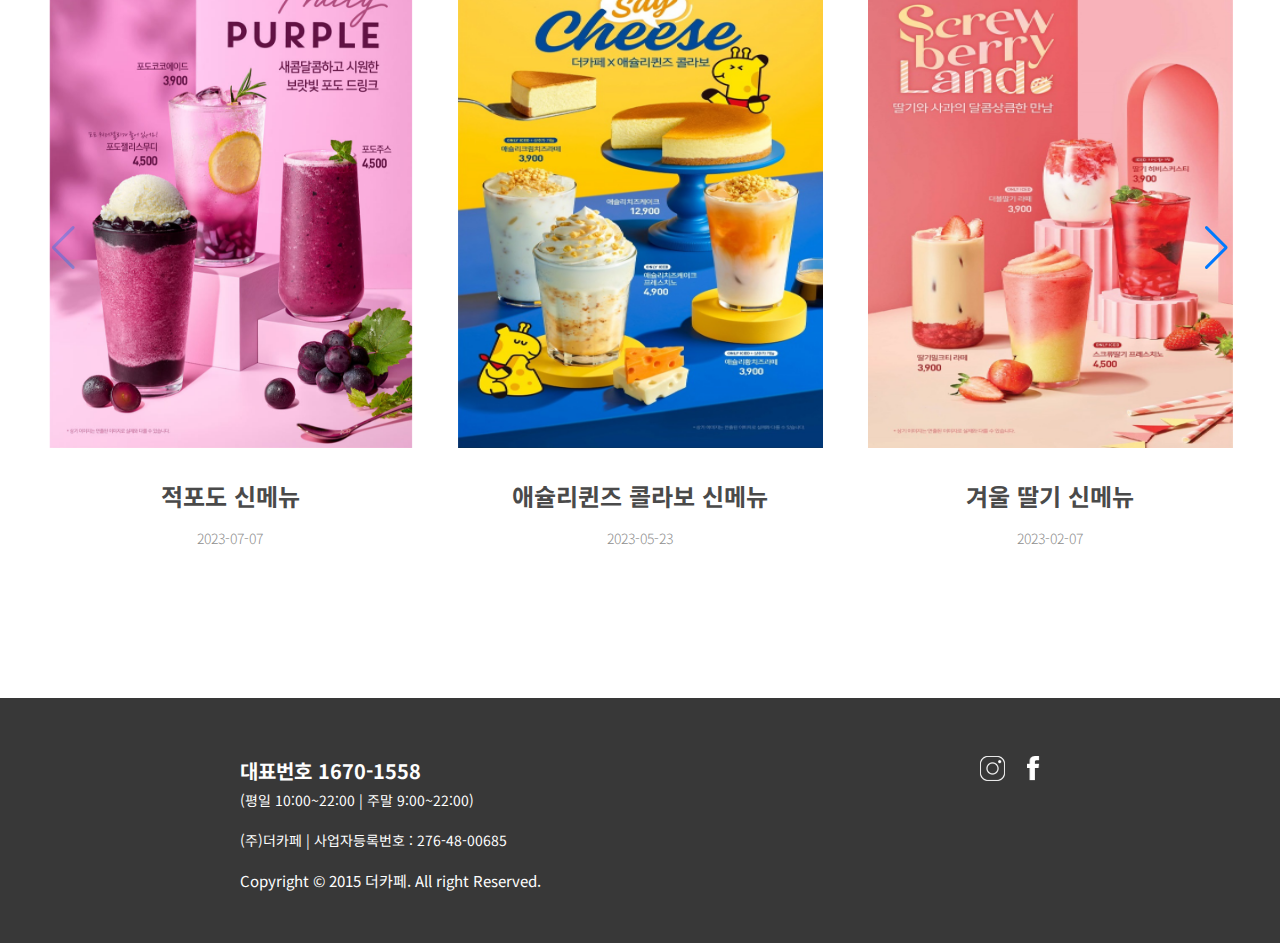
<file: submenu/season/menu_1.html>
<!DOCTYPE html>
<html lang="ko">
<head>
    <meta charset="UTF-8">
    <meta name="viewport" content="width=device-width, initial-scale=1.0">
    <title>시즌메뉴</title>
    <link rel="preconnect" href="https://fonts.googleapis.com">
    <link rel="preconnect" href="https://fonts.gstatic.com" crossorigin>
    <link href="https://fonts.googleapis.com/css2?family=Montserrat:wght@100;200;300;400;500;600;700;800;900&family=Noto+Sans+KR:wght@100;300;400;500;700;900&display=swap" rel="stylesheet">
    <link rel="stylesheet" href="https://cdn.jsdelivr.net/npm/swiper@10/swiper-bundle.min.css" />

    <link rel="stylesheet" href="css/common.css">
    <link rel="stylesheet" href="css/reset.css">
    <link rel="stylesheet" href="css/style.css">
</head>
<body>
    <div class="wrap">
        <header>
            <div id="in_header">
                <div id="logo">
                    <a href="../../index.html"><img src="img/logo.png" alt="로고"></a>
                </div>
                <ul id="menu">
                    <li><a href="#">더카페 스토리</a></li>
                    <li><a href="#">창업안내</a></li>
                    <li><a href="#">더카페 메뉴</a></li>
                    <li><a href="#">매장안내</a></li>
                </ul>
                <div id="side">
                    <a href="#"><img src="img/side.png" alt="메뉴버튼"></a>
                </div>
            </div>
        </header>

        <!-- header end -->


        <section id="section_1"></section>

        <section id="section_2">
            <ul>
                <li id="st"><a href="menu_1.html">시즌메뉴</a></li>
                <li><a href="../caffee/menu_2.html">커피/음료</a></li>
                <li><a href="#">디저트</a></li>
            </ul>
        </section>


        <section id="section_4">
            <p id="title">더카페 적포도 신메뉴</p>
            <div id="container">
                <img src="img/마스크 그룹 52.png" alt="시즌메뉴 적포도">
                <div id="con_box">

                    <div id="con_1" class="con">
                        <img src="img/포토젤리스무디.png" alt="">
                        <h1>포도젤리스무디</h1>
                        <p>새콤달콤 적포도 과즙,</br>
                            탱글탱글 워터젤리 바닐라 아이스크림의</br>
                            부드러운 맛을 한컵에 담은 스무디
                        </p>
                    </div>

                    <div id="con_2" class="con">
                        <img src="img/포도코코에이드.png" alt="">
                        <h1>포도젤리스무디</h1>
                        <p>새콤달콤 적포도 과즙,</br>
                            탱글탱글 워터젤리 바닐라 아이스크림의</br>
                            부드러운 맛을 한컵에 담은 스무디
                        </p>
                    </div>

                    <div id="con_3" class="con">
                        <img src="img/포도쥬스.png" alt="">
                        <h1>포도젤리스무디</h1>
                        <p>새콤달콤 적포도 과즙,</br>
                            탱글탱글 워터젤리 바닐라 아이스크림의</br>
                            부드러운 맛을 한컵에 담은 스무디
                        </p>
                    </div>

                </div>
            </div>
        </section>

          <!-- Swiper -->
  <div class="swiper mySwiper">
    <div class="swiper-wrapper">
      <div class="swiper-slide"><a href="#"><img src="img/1.png" alt="">
    <h1> 적포도 신메뉴 </h1> <p>2023-07-07</p></a></div>
      <div class="swiper-slide"><a href="#"><img src="img/2.png" alt="">
        <h1> 애슐리퀸즈 콜라보 신메뉴 </h1> <p>2023-05-23</p></a></div>
      <div class="swiper-slide"><a href="#"><img src="img/3.png" alt="">
        <h1> 겨울 딸기 신메뉴 </h1> <p>2023-02-07</p></a></div>
      <div class="swiper-slide"><a href="#"><img src="img/4.png" alt="">
        <h1> 아침햇살 콜라보 신메뉴 </h1> <p>2022-11-22</p></a></div>
      <div class="swiper-slide"><a href="#"><img src="img/5.png" alt="">
        <h1> 22년 가을 신메뉴 </h1> <p>2022-09-21</p></a></div>
      <div class="swiper-slide"><a href="#"><img src="img/6.png" alt="">
        <h1> 22년 여름 신메뉴 </h1> <p>2022-06-24</p></a></div>
    </div>
    <!-- <div class="swiper-pagination"></div> -->
    <!-- Add Navigation -->
    <div class="swiper-button-prev"></div>
    <div class="swiper-button-next"></div>
  </div>

  <!-- Swiper JS -->
  <script src="https://cdn.jsdelivr.net/npm/swiper@10/swiper-bundle.min.js"></script>

  <!-- Initialize Swiper -->
  <script>
    var swiper = new Swiper(".mySwiper", {
      slidesPerView: 3,
      spaceBetween: 30,
      pagination: {
        el: ".swiper-pagination",
        clickable: true,
      },
      navigation: {
        nextEl: '.swiper-button-next',
        prevEl: '.swiper-button-prev',
      },
    });
    </script>

        <footer>
            
            <div id="footer_left">
            <div id="footer_text"> 
                    <h1>대표번호 1670-1558</h1>
                    <p>(평일 10:00~22:00 | 주말 9:00~22:00)</p>
                    <p>(주)더카페 | 사업자등록번호 : 276-48-00685</p>
                    <p>Copyright © 2015 더카페. All right Reserved.</p>
                </div>
            </div>
            <div id="footer_right">
                <div id="footer_icon">
                    <div id="ins"><img src="img/ins.png" alt="인스타"></div>
                    <div id="face"><img src="img/face.png" alt="페이스북"></div>
                </div>
            </div>

         </footer>

    <!-- <div id="footer_m">
        <div id="footer_inbox">
            <div id="footer_up">
                <div id="up_icon">
                    <div id="ins"><img src="img/ins.png" alt="인스타"></div>
                    <div id="face"><img src="img/face.png" alt="페이스북"></div>
                </div>
            </div>
            <div id="footer_down">
                <div id="down_text"> 
                    <h1>대표번호 1670-1558</h1>
                    <p>(평일 10:00~22:00 | 주말 9:00~22:00)</p>
                    <p>(주)더카페 | 사업자등록번호 : 276-48-00685</p>
                    <p>Copyright © 2015 더카페. All right Reserved.</p>
                </div>
            </div>
        </div>
    </div> -->

    <!-- footer end -->


    </div>


</body>
</html>
</file>
<file: css/common.css>
#wrap {
    max-width: 1920px;

    margin: 0 auto;
}


header, section, footer {
    width: 100%;
    
}
</file>
<file: css/style.css>
header {
    height: 100px;
    background-color: white;
    display: flex;
    justify-content: center;
    position: fixed;
    top: 0;
    left:  0;
    z-index: 99;

}

#in_header{
    width: 1440px;
    display: flex;
    justify-content: space-between;
    align-items: center;
    /* background-color: aqua; */
}

#menu {
    width: 600px;
    height: 100%;
    display: flex;
    justify-content: space-between;
    align-items: center;

}

#menu > li > a {
    font-size: 18px;
    font-weight: 700;
    line-height: 26px;
}

#side {
    width: 216px;
    display: flex;
    justify-content: flex-end;
    cursor: pointer;
}

/* header end */

#section_1 {
    max-width: 1920px;
    height: 650px;
    background-image: url(../img/section_1.png);
    background-repeat: no-repeat;
    background-size: cover;
    background-position: center;

    
}

/* section_1 end */

#section_2{
    height: 400px;
    background-image: url(../img/section_2.png);
    display: flex;
    justify-content: center;
    align-items: center;
    text-align: center;
    margin-bottom: 150px;
}
#text_box_m {
    display: none;
}

#text_box {
    display: block;
}

#text_box > h1 {
    font-size: 40px;
    font-weight: 700;
    line-height: 58px;
    margin-bottom: 10px;
    color: #333;
    
}

#text_box > p {
    font-size: 18px;
    font-weight: 400;
    line-height: 26px;
    color: #333;
}

#text_box :nth-child(2) {
 margin-bottom: 50px;
}
/* section_2 end */

#section_3{
    max-width: 1920px;
    display: flex;
    justify-content: center;
    align-items: center;
}
#coffee_m {
    display: none;
}
#coffee {
    width: 75%;
    display: flex;
    justify-content: space-between;
    flex-direction: column;
}

#coffee > h1 {
    font-size: 40px;
    font-weight: 700;
    line-height: 58px;
    color: #353535;
    margin-bottom: 30px;
}

#section_4{
    display: flex;
    justify-content: center;
    align-items: center;
}
#dessert_m{
    display: none;
}

#dessert{
    width: 75%;
    display: flex;
    justify-content: space-between;
    flex-direction: column;
}

#dessert > h1 {
    font-size: 40px;
    font-weight: 700;
    line-height: 58px;
    color: #353535;
    margin-bottom: 30px;
}

.container{
    display: flex;
    justify-content: space-between;
    align-items: center;
    text-align: center;
}

.con > h1{
    font-size: 24px;
    font-weight: 700;
    line-height: 35px;
    color: #333;
}

.con > p {
    font-size: 18px;
    font-weight: 300;
    line-height: 26px;
    color: #b1b1b1;
}

.img_box {
    max-width: 307px;
}

.img_box > img{
    width: 100%;

}

.btn {
    width: 190px;
    height: 45px;
    border-radius: 25px;
    border: 1px solid #888;
    display: flex;
    align-items: center;
    justify-content: center;
    margin: 30px auto 150px auto;
    font-size: 16px;
    font-weight: 400;
    line-height: 24px;
    cursor: pointer;
    

}

.btn > span {
    margin-left: 20px;
}



/* sectiot_3 ~ 4end */

#container_box_m {
    display: none;
}

#container_box {
    max-width: 1920px;
    max-height: 545px;
    text-align: center;
    margin-bottom: 150px;
    
   
}

#container_box > h1 {
    font-size: 40px;
    font-weight: 700;
    line-height: 58px;
    margin-bottom: 30px;
}

.container_sns{
    height: 100%;
    display: flex;
    flex-direction: column;
    align-items: center;
    justify-content: space-between;
}

.container_sns1{
    width: 75%;
    display: flex;
    justify-content: space-between;
    margin-bottom: 20px;
}

.container_sns2{
    width: 75%;
    display: flex;
    justify-content: space-between;
}

.sns {
    width: 15%;
    height: 100%;
}

.sns > img {
    width: 100%;
    height: 100%;
}

/* section_5 end */
#promotion_m {
    display: none;
}

#promotion{
    max-width: 1920px;
    display: flex;
    
}

#promotion> #left{
    width: 50%;
    height: 280px;
    background-image: url(../img/section_6left.png);
    display: flex;
    justify-content: right;
    align-items: center;
}

#promotion > #left > #text_box1 >h1 {
    font-size: 40px;
    font-weight: 700;
    line-height: 58px;
    color: #EFEFEF;
    margin-bottom: 15px;
    text-align: right;
}

#promotion > #left > #text_box1 >P {
    font-size: 16px;
    font-weight: 400;
    line-height: 24px;
    color: #EFEFEF;

    text-align: right;
}

#promotion > #left > #text_box1 {
    margin-right: 120px;
}

#promotion > #right{
    width: 50%;
    height: 280px;
    background-image: url(../img/section_6right.png);
    display: flex;
    justify-content: left;
    align-items: center;  
}

#promotion > #right > #text_box2 {
    margin-left: 120px;
}

#promotion > #right > #text_box2 > h1 {
    font-size: 40px;
    font-weight: 700;
    line-height: 58px;
    color: #EFEFEF;
    margin-bottom: 15px;
    text-align: left;
}

#promotion > #right > #text_box2 >P {
    font-size: 16px;
    font-weight: 400;
    line-height: 24px;
    color: #EFEFEF;
    text-align: left;
}

/* section_6 end */

#footer_m{
    display: none;
}

footer {
    max-width: 1920px;
    background-color: #383838;
    height: 245px;
    display: flex;
    justify-content: space-between;
    padding: 0 240px;
}

#footer_text{
    margin-top: 58px;
}

#footer_text > h1 {
    font-size: 20px;
    font-weight: 700;
    line-height: 29px;
    color: #FEFEFE;
    margin-bottom: 5px;
}

#footer_text > :nth-child(2) {
    font-size: 14px;
    font-weight: 400;
    line-height: 20px;
    color: #FEFEFE;
    margin-bottom: 20px;
}

#footer_text > :nth-child(3) {
    font-size: 14px;
    font-weight: 400;
    line-height: 20px;
    color: #FEFEFE;
    margin-bottom: 20px;
}

#footer_text > :nth-child(4) {
    font-size: 15px;
    font-weight: 400;
    line-height: 21px;
    color: #FEFEFE;
}

#footer_icon {
    width: 60px;
    height: 25px;
    display: flex;
    justify-content: space-between;
    margin-top: 58px;
}



/* footer end */

/* 1440 ---------------------------- */

@media all and (max-width: 1350px) {

    header {
        height: 100px;
        background-color: white;
        display: flex;
        justify-content: center;
        position: fixed;
        top: 0;
        left:  0;
        z-index: 99;
    
    }
    
    #in_header{
        width: 960px;
        display: flex;
        justify-content: space-between;
        align-items: center;
        /* background-color: aqua; */
    }
    
    #menu {
        width: 600px;
        height: 100%;
        display: flex;
        justify-content: space-between;
        align-items: center;
    
    }
    
    #menu {
        display: none;
    }

    
    
    #side {
        width: 216px;
        display: flex;
        justify-content: flex-end;
    }

    /* header end */
    
    #section_1 {
        max-width: 1440px;
        background-image: url(../img/1440/section_1.png);
        background-repeat: no-repeat;
        background-size: cover;
        background-position: center;
        
    }
    
    /* section_1 end */

    #section_2{
        margin-bottom: 100px;
    }

    /* section_2 end */
    #section_3{
        max-width: 1440px;
        display: flex;
        justify-content: center;
        align-items: center;
    }
    #coffee_m {
        display: none;
    }
    #coffee {
        width: 95%;
        display: flex;
        justify-content: space-between;
        flex-direction: column;
    }
    
    #coffee > h1 {
        font-size: 40px;
        font-weight: 700;
        line-height: 58px;
        color: #353535;
        margin-bottom: 30px;
    }
    
    #section_4{
        display: flex;
        justify-content: center;
        align-items: center;
    }
    #dessert_m{
        display: none;
    }
    
    #dessert{
        width: 95%;
        display: flex;
        justify-content: space-between;
        flex-direction: column;
    }
    
    #dessert > h1 {
        font-size: 40px;
        font-weight: 700;
        line-height: 58px;
        color: #353535;
        margin-bottom: 30px;
    }
    
    .container{
        display: flex;
        justify-content: space-between;
        align-items: center;
        text-align: center;
    }
    
    .con > h1{
        font-size: 24px;
        font-weight: 700;
        line-height: 35px;
        color: #333;
    }
    
    .con > p {
        font-size: 18px;
        font-weight: 300;
        line-height: 26px;
        color: #b1b1b1;
    }
    

    .img_box > img{
        width: 100%;
    
    }
    
    .btn {
        width: 190px;
        height: 45px;
        border-radius: 25px;
        border: 1px solid #888;
        display: flex;
        align-items: center;
        justify-content: center;
        margin: 30px auto 100px auto;
        font-size: 16px;
        font-weight: 400;
        line-height: 24px;
        cursor: pointer;
        
    
    }
    
    .btn > span {
        margin-left: 20px;
    }

    .img_box {
        max-width: 204px;
    }

    

    /* section_3~4 end */

    #section_5 {
        width: 100%;
        margin-bottom: 100px; 
    }

    .container_sns1 {
        width: 95%;
    }

    .container_sns2 {
        width: 95%;
    }

    /* section_5 end */

    footer {
        padding: 0 5%;
    }

}

/* 1440 ----------------------------  and*/ 

@media all and (max-width: 780px) {

    header {
        height: 100px;
        background-color: white;
        display: flex;
        justify-content: center;
        position: fixed;
        top: 0;
        left:  0;
        z-index: 99;
    
    }
    
    #in_header{
        width: 95%;
        display: flex;
        justify-content: space-between;
        align-items: center;
        /* background-color: aqua; */
    }
    
    #menu {
        width: 600px;
        height: 100%;
        display: flex;
        justify-content: space-between;
        align-items: center;
    
    }
    
    #menu {
        display: none;
    }

    
    
    #side {
        width: 216px;
        display: flex;
        justify-content: flex-end;
    }

    /* header end */
    
    #section_1 {
        max-width: 780px;
        background-image: url(../img/section_1_m.png);
        background-repeat: no-repeat;
        background-size: cover;
        background-position: center;
        
    }
    
    /* section_1 end */

    #section_2{
        height: 300px;
        background-image: url(../img/section_2.png);
        display: flex;
        justify-content: center;
        align-items: center;
        text-align: center;
        margin-bottom: 90px;
    }
    #text_box {
        display: none;
    }

    #text_box_m {
        display: block;
    }
    
    #text_box_m > h1 {
        font-size: 30px;
        font-weight: 700;
        line-height: 44px;
        margin-bottom: 10px;
        color: #333;
        
    }
    
    #text_box_m > p {
        font-size: 16px;
        font-weight: 400;
        line-height: 24px;
        color: #333;
    }
    
    #text_box_m :nth-child(2) {
     margin-bottom: 20px;
    }
    /* section_2 end */

    #coffee {
        display: none;
    }

    #coffee_m{
        display: block;
        }
    #coffee_m  > h1 {
        font-size: 30px;
        font-weight: 700;
        line-height: 44px;
        text-align: center;
    }  

    #coffee_m > #con {
        max-width: 410px;
    }
    
    #coffee_m > #con > #up {
        width: 100%;
        height: 300px;
        display: flex;
        text-align: center;
    } 
    
    #coffee_m > #con > #up > .img_up{
        width: 50%;
    }

    #coffee_m > #con > #up > .img_up > img {
        width: 100%;
    }

    #coffee_m > #con > #down {
        width: 100%;
        height: 300px;
        display: flex;
        text-align: center;
        
    }

    #coffee_m > #con > #down > .img_down {
        width: 50%;
    }

    #coffee_m > #con > #down > .img_down > img {
        width: 100%;
    }
    
    .btn {
        width: 150px;
        height: 40px;
        margin: 30px auto 90px auto;
    }
    /* section_3 end */

    #dessert {
        display: none;
    }

    #dessert_m {
        display: block;
    }

    #dessert_m > h1 {
        font-size: 30px;
        font-weight: 700;
        line-height: 44px;
        text-align: center;
    }

    #dessert_m > #con {
        max-width: 410px;
        width: 100%;
    }

    #dessert_m > #con > #up {
        width: 100%;
        height: 300px;
        display: flex;
        text-align: center;
    }   

    #dessert_m > #con > #up > .img_up{
        width: 50%;
    }

    #dessert_m > #con > #up > .img_up > img {
        width: 100%;
    }

    #dessert_m > #con > #down {
        width: 100%;
        height: 300px;
        display: flex;
        text-align: center;
    }

    #dessert_m > #con > #down > .img_down {
        width: 50%;
    }

    #dessert_m > #con > #down > .img_down > img {
        width: 100%;
    }

    .img_up > h1{
        font-size: 24px;
        font-weight: 700;
        line-height: 35px;
        color: #333;
    }

    .img_up > p{
        font-size: 18px;
        font-weight: 300;
        line-height: 26px;
        color: #ccc;
    }

    .img_down > h1{
        font-size: 24px;
        font-weight: 700;
        line-height: 35px;
        color: #333;
    }

    .img_down > p{
        font-size: 18px;
        font-weight: 300;
        line-height: 26px;
        color: #b1b1b1;
    }
    /* section_4 end */

    #section_5 {
        margin-bottom: 90px;
    }

    #container_box {
        display: none;
    }
    
    #container_box_m {
        display: block;
        max-width: 410px;
        text-align: center;
        justify-content: center;
        margin: 0 auto;
        display: flex;
        justify-content: space-around;
        flex-wrap: wrap;
    }

    #container_box_m > h1 {
        font-size: 30px;
        font-weight: 700;
        line-height: 44px;
        margin-bottom: 24px;     
    }

    .m_sns{
        width: 90%;
        display: flex;
        justify-content: space-around;
    }

    .msns{
        width: 50%;
    }

    .msns > img {
        width: 100%;
    }

    /* section_5 end */

    #promotion {
        display: none;
    }

    #promotion_m {
        display: block;
        width: 100%;
        height: 560px;
    }

    #promotion_m > #up {
        height: 50%;
        background-image: url(../img/500/up.png);
        background-repeat: no-repeat;
        background-size: cover;
        background-position: center;
        display: flex;
        justify-content: center;
        align-items: center;
        text-align: center;
        
    }

    #promotion_m > #up > #text_box1 > h1 {
        font-size: 30px;
        font-weight: 700;
        line-height: 44px;
        color: #FEFEFE;
        margin-bottom: 20px;
    }

    #promotion_m > #up > #text_box1 > p {
        font-size: 16px;
        font-weight: 300;
        line-height: 24px;
        color: #FEFEFE;
    }

    #promotion_m > #down {
        height: 50%;
        background-image: url(../img/500/down.png);
        background-repeat: no-repeat;
        background-size: cover;
        background-position: center;
        display: flex;
        justify-content: center;
        align-items: center;
        text-align: center;
    }

    #promotion_m > #down > #text_box2 > h1 {
        font-size: 30px;
        font-weight: 700;
        line-height: 44px;
        color: #FEFEFE;
        margin-bottom: 20px;
    }

    #promotion_m > #down > #text_box2 > p {
        font-size: 16px;
        font-weight: 300;
        line-height: 24px;
        color: #FEFEFE;
    }
    /* section_6 end */

    footer {
        display: none;
    }

    #footer_m{
        display: block;
        height: 280px;
        background-color: #383838;
        display: flex;
        align-items: center;
        padding-left: 7%;

    }

    #footer_inbox{
        height: 165px;
    }

    #up_icon {
        display: flex;
        justify-content: space-between;
        width: 57px;
    }

    #footer_down > #down_text {
        margin-top: 30px;
        
    }

    #footer_down > #down_text > h1{
        font-size: 18px;
        font-weight: 700;
        line-height: 26px;
        color: #FEFEFE;
        margin-bottom: 3px;
    }

    #footer_down > #down_text > :nth-child(2) {
        font-size: 12px;
        font-weight: 300;
        line-height: 17px;
        color: #FEFEFE;
        margin-bottom: 10px;
    }

    #footer_down > #down_text > :nth-child(3) {
        font-size: 12px;
        font-weight: 300;
        line-height: 17px;
        color: #FEFEFE;
        margin-bottom: 10px; 
    }

    #footer_down > #down_text > :nth-child(4) {
        font-size: 12px;
        font-weight: 300;
        line-height: 17px;
        color: #FEFEFE;
    }
}   




@media all and (max-width: 400px) {

header {
    height: 60px;
}

header > #in_header > #logo > a > img{
    width: 150px;
}

#text_box_m > :nth-child(3) {
    display: none;
}

.img_up > h1 {
    font-size: 20px;
}

.img_down > h1 {
    font-size: 20px;
}

}

/* 브랜드 스토리 글 지우기
글자 안올라타게 폰트 줄이기
sns 양끝 간격 만들기
푸더 간격 조절 (페딩) */
</file>
<file: submenu/dessert/css/common.css>
#wrap {
    max-width: 1920px;

    margin: 0 auto;
}


header, section, footer {
    width: 100%;
    
}
</file>
<file: submenu/dessert/css/style.css>
header {
    height: 100px;
    background-color: white;
    display: flex;
    justify-content: center;
    position: fixed;
    top: 0;
    left:  0;
    z-index: 99;

}

#in_header{
    width: 1440px;
    display: flex;
    justify-content: space-between;
    align-items: center;
    /* background-color: aqua; */
}

#menu {
    width: 600px;
    height: 100%;
    display: flex;
    justify-content: space-between;
    align-items: center;

}

#menu > li > a {
    font-size: 18px;
    font-weight: 700;
    line-height: 26px;
}

#side {
    width: 216px;
    display: flex;
    justify-content: flex-end;
    cursor: pointer;
}

/* header end */

#section_1 {
    max-width: 1920px;
    height: 370px;
    background-image: url(../../caffee/img/section_1.png);
    background-repeat: no-repeat;
    background-size: cover;
    background-position: center;
    margin-top: 100px;
}

#section_2 {
    height: 90px;
    background-color: #F7F5F2;
    display: flex;
    justify-content: center;
}

#section_2 > ul {
    width: 1110px;
    display: flex;
    align-items: center;
}
#st {
    border-bottom: 1px solid #403520;
}

#section_2 > ul > li {
    width: 370px;
    height: 100%;
    text-align: center;
    display: flex;
    justify-content: center ;
    align-self: center;
    font-size: 20px;
}

#section_2 > ul > li > a {
    display: flex;
    align-items: center;
}

/* section_2 end */

#section_4 {
    margin: 0 auto;
    max-width: 1200px;
    display: flex;
    flex-direction: column;
    justify-content: center;
}

#section_4 > #title {
    margin-top: 90px;
    margin-bottom: 70px;
    font-size: 48px;
    font-weight: 700;
    line-height: 70px;
}

#section_4 > #container > img{
    width: 1200px;
}

#section_4 > #container > #con_box {
    max-width: 1200px;
    width: 100%;
    display: flex;
    justify-content: space-between;
}
#section_4 > #container{
    display: flex;
    flex-wrap: wrap;
    align-items: center;
    justify-content: center;    
}

#section_4 > #container > #con_box > .con {
    margin-top: 50px;
    height: 510px;
    width: 400px;
    margin-bottom: 150px;
}

#section_4 > #container > #con_box > .con > img {
    margin: 20px auto;
}

#section_4 > #container > #con_box > .con > h1 {
    font-size: 25px;
    font-weight: 700;
    color: #303030;
    display: flex;
    justify-content: center;
    margin-top: 15px;
}

#section_4 > #container > #con_box > .con > p {
    display: flex;
    justify-content: center;
    margin-top: 30px;
    font-size: 18px;
    font-weight: 400;
    color: #8F8F8F;
}
/* 슬라이더 -----------------------*/
html,
        body {
          position: relative;
          height: 100%;
        }
    
        body {
          font-size: 14px;
          color: #000;
          margin: 0;
          padding: 0;
        }
    
        .swiper {
          max-width: 1200px;
          height: 600px;
          margin-bottom: 150px;
        }

    
        .swiper-slide {
          text-align: center;
          font-size: 18px;
          background: #fff;
          display: flex;
          justify-content: center;
          
          
        }
    
        .swiper-slide a img {
          display: block;
          width: 365px;
          height: 500px;
          object-fit: cover;
        }

        .swiper-slide a > h1{
            font-size: 24px;
            font-weight: 700;
            line-height: 35px;
            margin-top: 30px;
            margin-bottom: 15px;
            color: #4A4A4A;
        }

        .swiper-slide a > p{
            font-size: 14px;
            font-weight: 300;
            line-height: 20px;
            color: #8F8F8F;
        }




footer {
    max-width: 1920px;
    background-color: #383838;
    height: 245px;
    display: flex;
    justify-content: space-between;
    padding: 0 240px;
}

#footer_text{
    margin-top: 58px;
}

#footer_text > h1 {
    font-size: 20px;
    font-weight: 700;
    line-height: 29px;
    color: #FEFEFE;
    margin-bottom: 5px;
}

#footer_text > :nth-child(2) {
    font-size: 14px;
    font-weight: 400;
    line-height: 20px;
    color: #FEFEFE;
    margin-bottom: 20px;
}

#footer_text > :nth-child(3) {
    font-size: 14px;
    font-weight: 400;
    line-height: 20px;
    color: #FEFEFE;
    margin-bottom: 20px;
}

#footer_text > :nth-child(4) {
    font-size: 15px;
    font-weight: 400;
    line-height: 21px;
    color: #FEFEFE;
}

#footer_icon {
    width: 60px;
    height: 25px;
    display: flex;
    justify-content: space-between;
    margin-top: 58px;
}
</file>
<file: submenu/menu/css/common.css>
#wrap {
    max-width: 1920px;

    margin: 0 auto;
}


header, section, footer {
    width: 100%;
    
}
</file>
<file: submenu/menu/css/style.css>
header {
    height: 100px;
    background-color: white;
    display: flex;
    justify-content: center;
    position: fixed;
    top: 0;
    left:  0;
    z-index: 99;

}

#in_header{
    width: 1440px;
    display: flex;
    justify-content: space-between;
    align-items: center;
    /* background-color: aqua; */
}

#menu {
    width: 600px;
    height: 100%;
    display: flex;
    justify-content: space-between;
    align-items: center;

}

#menu > li > a {
    font-size: 18px;
    font-weight: 700;
    line-height: 26px;
}

#side {
    width: 216px;
    display: flex;
    justify-content: flex-end;
    cursor: pointer;
}

/* header end */

#section_1 {
    max-width: 1920px;
    height: 370px;
    background-image: url(../../menu/img/section_1.png);
    background-repeat: no-repeat;
    background-size: cover;
    background-position: center;
    margin-top: 100px;
}

#section_2 {
    width: 1920px;
    height: 90px;
    background-color: #F7F5F2;
    display: flex;
    justify-content: center;
}

#section_2 > ul {
    width: 1110px;
    display: flex;
    align-items: center;
}
#st {
    border-bottom: 1px solid #403520;
}

#section_2 > ul > li {
    width: 370px;
    height: 100%;
    text-align: center;
    display: flex;
    justify-content: center ;
    align-self: center;
    font-size: 20px;
}

#section_2 > ul > li > a {
    display: flex;
    align-items: center;
}

/* section_2 end */

#section_4 {
    margin: 0 auto;
    max-width: 1200px;
    display: flex;
    flex-direction: column;
    justify-content: center;
}

#section_4 > #title {
    margin-top: 90px;
    margin-bottom: 70px;
    font-size: 48px;
    font-weight: 700;
    line-height: 70px;
}

#section_4 > #container > img{
    width: 1200px;
}

#section_4 > #container > #con_box {
    max-width: 1200px;
    width: 100%;
    display: flex;
    justify-content: space-between;
}
#section_4 > #container{
    display: flex;
    flex-wrap: wrap;
    align-items: center;
    justify-content: center;    
}

#section_4 > #container > #con_box > .con {
    margin-top: 50px;
    height: 510px;
    width: 400px;
    margin-bottom: 150px;
}

#section_4 > #container > #con_box > .con > img {
    margin: 20px auto;
}

#section_4 > #container > #con_box > .con > h1 {
    font-size: 25px;
    font-weight: 700;
    color: #303030;
    display: flex;
    justify-content: center;
    margin-top: 15px;
}

#section_4 > #container > #con_box > .con > p {
    display: flex;
    justify-content: center;
    margin-top: 30px;
    font-size: 18px;
    font-weight: 400;
    color: #8F8F8F;
}
/* 슬라이더 -----------------------*/
html,
        body {
          position: relative;
          height: 100%;
        }
    
        body {
          font-size: 14px;
          color: #000;
          margin: 0;
          padding: 0;
        }
    
        .swiper {
          max-width: 1200px;
          height: 600px;
          margin-bottom: 150px;
        }

    
        .swiper-slide {
          text-align: center;
          font-size: 18px;
          background: #fff;
          display: flex;
          justify-content: center;
          
          
        }
    
        .swiper-slide a img {
          display: block;
          width: 365px;
          height: 500px;
          object-fit: cover;
        }

        .swiper-slide a > h1{
            font-size: 24px;
            font-weight: 700;
            line-height: 35px;
            margin-top: 30px;
            margin-bottom: 15px;
            color: #4A4A4A;
        }

        .swiper-slide a > p{
            font-size: 14px;
            font-weight: 300;
            line-height: 20px;
            color: #8F8F8F;
        }




footer {
    max-width: 1920px;
    background-color: #383838;
    height: 245px;
    display: flex;
    justify-content: space-between;
    padding: 0 240px;
}

#footer_text{
    margin-top: 58px;
}

#footer_text > h1 {
    font-size: 20px;
    font-weight: 700;
    line-height: 29px;
    color: #FEFEFE;
    margin-bottom: 5px;
}

#footer_text > :nth-child(2) {
    font-size: 14px;
    font-weight: 400;
    line-height: 20px;
    color: #FEFEFE;
    margin-bottom: 20px;
}

#footer_text > :nth-child(3) {
    font-size: 14px;
    font-weight: 400;
    line-height: 20px;
    color: #FEFEFE;
    margin-bottom: 20px;
}

#footer_text > :nth-child(4) {
    font-size: 15px;
    font-weight: 400;
    line-height: 21px;
    color: #FEFEFE;
}

#footer_icon {
    width: 60px;
    height: 25px;
    display: flex;
    justify-content: space-between;
    margin-top: 58px;
}
</file>
<file: submenu/season/css/common.css>
#wrap {
    max-width: 1920px;

    margin: 0 auto;
}


header, section, footer {
    width: 100%;
    
}
</file>
<file: submenu/season/css/style.css>
header {
    height: 100px;
    background-color: white;
    display: flex;
    justify-content: center;
    position: fixed;
    top: 0;
    left:  0;
    z-index: 99;

}

#in_header{
    width: 1440px;
    display: flex;
    justify-content: space-between;
    align-items: center;
    /* background-color: aqua; */
}

#menu {
    width: 600px;
    height: 100%;
    display: flex;
    justify-content: space-between;
    align-items: center;

}

#menu > li > a {
    font-size: 18px;
    font-weight: 700;
    line-height: 26px;
}

#side {
    width: 216px;
    display: flex;
    justify-content: flex-end;
    cursor: pointer;
}

/* header end */

#section_1 {
    max-width: 1920px;
    height: 370px;
    background-image: url(../../season/img/section_1.png);
    background-repeat: no-repeat;
    background-size: cover;
    background-position: center;
    margin-top: 100px;
}

#section_2 {
    height: 90px;
    background-color: #F7F5F2;
    display: flex;
    justify-content: center;
}

#section_2 > ul {
    width: 1110px;
    display: flex;
    align-items: center;
}
#st {
    border-bottom: 1px solid #403520;
}

#section_2 > ul > li {
    width: 370px;
    height: 100%;
    text-align: center;
    display: flex;
    justify-content: center ;
    align-self: center;
    font-size: 20px;
}

#section_2 > ul > li > a {
    display: flex;
    align-items: center;
}

/* section_2 end */

#section_4 {
    margin: 0 auto;
    max-width: 1200px;
    display: flex;
    flex-direction: column;
    justify-content: center;
}

#section_4 > #title {
    margin-top: 90px;
    margin-bottom: 70px;
    font-size: 48px;
    font-weight: 700;
    line-height: 70px;
}

#section_4 > #container > img{
    width: 1200px;
}

#section_4 > #container > #con_box {
    max-width: 1200px;
    width: 100%;
    display: flex;
    justify-content: space-between;
}
#section_4 > #container{
    display: flex;
    flex-wrap: wrap;
    align-items: center;
    justify-content: center;    
}

#section_4 > #container > #con_box > .con {
    margin-top: 50px;
    height: 510px;
    width: 400px;
    margin-bottom: 150px;
}

#section_4 > #container > #con_box > .con > img {
    margin: 20px auto;
}

#section_4 > #container > #con_box > .con > h1 {
    font-size: 25px;
    font-weight: 700;
    color: #303030;
    display: flex;
    justify-content: center;
    margin-top: 15px;
}

#section_4 > #container > #con_box > .con > p {
    display: flex;
    justify-content: center;
    margin-top: 30px;
    font-size: 18px;
    font-weight: 400;
    color: #8F8F8F;
}
/* 슬라이더 -----------------------*/
html,
        body {
          position: relative;
          height: 100%;
        }
    
        body {
          font-size: 14px;
          color: #000;
          margin: 0;
          padding: 0;
        }
    
        .swiper {
          max-width: 1200px;
          height: 600px;
          margin-bottom: 150px;
        }

    
        .swiper-slide {
          text-align: center;
          font-size: 18px;
          background: #fff;
          display: flex;
          justify-content: center;
          
          
        }
    
        .swiper-slide a img {
          display: block;
          width: 365px;
          height: 500px;
          object-fit: cover;
        }

        .swiper-slide a > h1{
            font-size: 24px;
            font-weight: 700;
            line-height: 35px;
            margin-top: 30px;
            margin-bottom: 15px;
            color: #4A4A4A;
        }

        .swiper-slide a > p{
            font-size: 14px;
            font-weight: 300;
            line-height: 20px;
            color: #8F8F8F;
        }




footer {
    max-width: 1920px;
    background-color: #383838;
    height: 245px;
    display: flex;
    justify-content: space-between;
    padding: 0 240px;
}

#footer_text{
    margin-top: 58px;
}

#footer_text > h1 {
    font-size: 20px;
    font-weight: 700;
    line-height: 29px;
    color: #FEFEFE;
    margin-bottom: 5px;
}

#footer_text > :nth-child(2) {
    font-size: 14px;
    font-weight: 400;
    line-height: 20px;
    color: #FEFEFE;
    margin-bottom: 20px;
}

#footer_text > :nth-child(3) {
    font-size: 14px;
    font-weight: 400;
    line-height: 20px;
    color: #FEFEFE;
    margin-bottom: 20px;
}

#footer_text > :nth-child(4) {
    font-size: 15px;
    font-weight: 400;
    line-height: 21px;
    color: #FEFEFE;
}

#footer_icon {
    width: 60px;
    height: 25px;
    display: flex;
    justify-content: space-between;
    margin-top: 58px;
}
</file>
